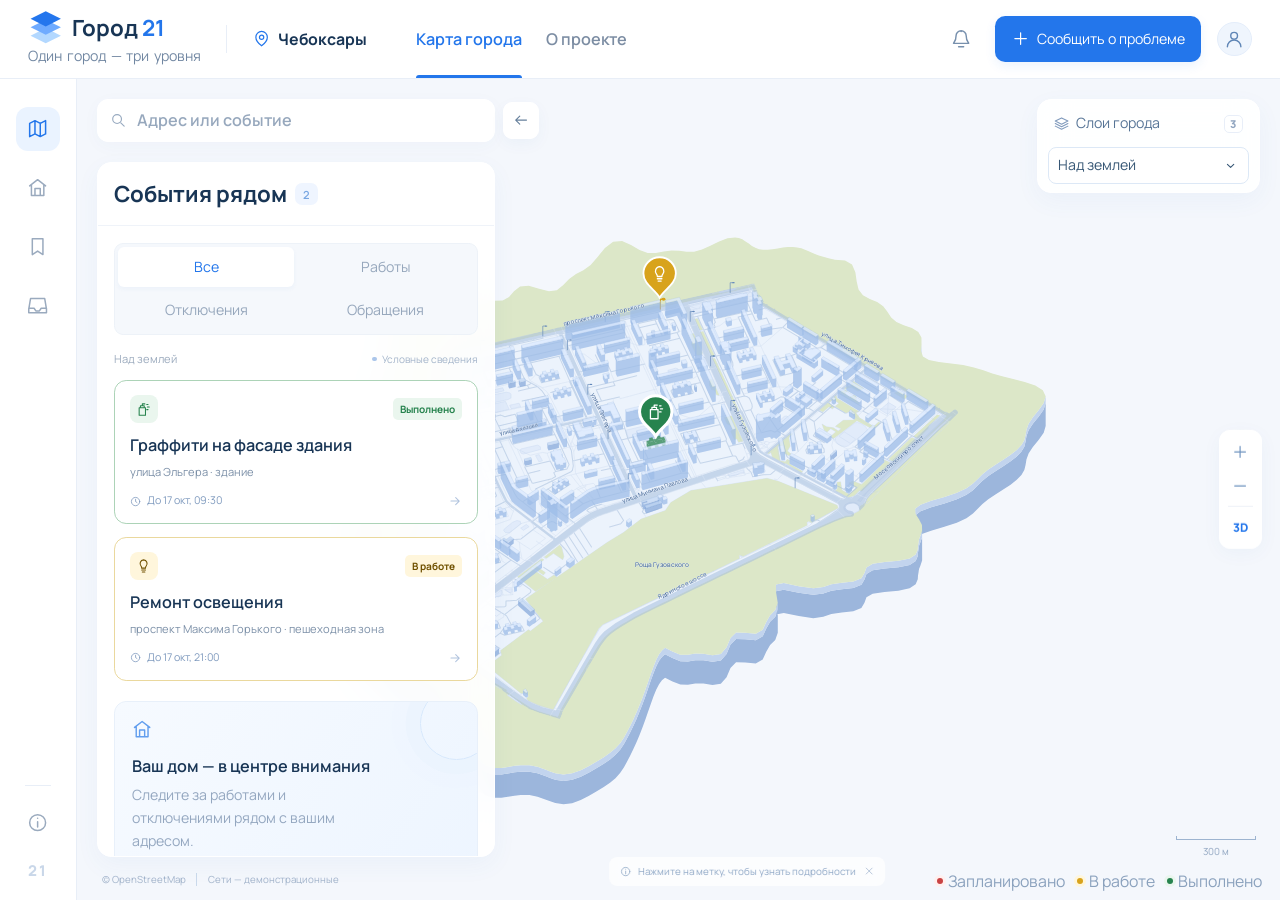
<file: index.html>
<!doctype html>
<html lang="ru">
<head>
  <meta charset="utf-8">
  <meta name="viewport" content="width=device-width, initial-scale=1">
  <meta name="theme-color" content="#f4f8ff">
  <meta name="description" content="Город 21 — интерактивная карта Чебоксар в трех слоях. Городские работы, отключения и сообщения жителей на одной карте.">
  <title>Город 21 — Чебоксары в трех слоях</title>
  <link rel="icon" href="./assets/favicon.svg" type="image/svg+xml">
  <link rel="stylesheet" href="./assets/fonts.css?v=20261020-typography">
  <link rel="stylesheet" href="./styles.css?v=20261020-typography">
  <script src="./city-data.js?v=20261020-typography" defer></script>
  <script src="./map.js?v=20261020-typography" defer></script>
  <script src="./app.js?v=20261020-typography" defer></script>
</head>
<body>
  <svg class="svg-library" aria-hidden="true" xmlns="http://www.w3.org/2000/svg"><defs>
    <symbol id="i-map" viewBox="0 0 24 24"><path d="m3 6 6-3 6 3 6-3v15l-6 3-6-3-6 3Z M9 3v15 M15 6v15"/></symbol>
    <symbol id="i-layers" viewBox="0 0 24 24"><path d="m12 3 10 5-10 5L2 8Z M2 12l10 5 10-5 M2 16l10 5 10-5"/></symbol>
    <symbol id="i-tap" viewBox="0 0 24 24"><path fill="currentColor" stroke="none" d="M8 4.2h3V2.7H8V1h8v1.7h-3v1.5h2v3h1.4a5.6 5.6 0 0 1 5.6 5.6V15h-4v-2.2a1.6 1.6 0 0 0-1.6-1.6H5V14H2V6h3v2h3V4.2Z M19.5 16s-2.1 2.6-2.1 4.1a2.1 2.1 0 0 0 4.2 0c0-1.5-2.1-4.1-2.1-4.1Z"/></symbol>
    <symbol id="i-drop" viewBox="0 0 24 24"><path d="M12 3s-7 8-7 12a7 7 0 0 0 14 0c0-4-7-12-7-12Z M8 15a4 4 0 0 0 4 4"/></symbol>
    <symbol id="i-road" viewBox="0 0 24 24"><path d="m6 3-4 18 M18 3l4 18 M12 3v3 M12 10v4 M12 18v3"/></symbol>
    <symbol id="i-home" viewBox="0 0 24 24"><path d="m3 10 9-7 9 7 M5 9v12h14V9 M9 21v-8h6v8"/></symbol>
    <symbol id="i-build" viewBox="0 0 24 24"><path d="M4 21V6l10-3v18 M14 10h6v11 M2 21h20 M8 7h2 M8 11h2 M8 15h2 M17 14h1 M17 18h1"/></symbol>
    <symbol id="i-bell" viewBox="0 0 24 24"><path d="M18 8a6 6 0 0 0-12 0c0 7-3 8-3 9h18c0-1-3-2-3-9 M9 21h6 M12 2v1"/></symbol>
    <symbol id="i-search" viewBox="0 0 24 24"><circle cx="10.5" cy="10.5" r="6.5"/><path d="m16 16 5 5"/></symbol>
    <symbol id="i-plus" viewBox="0 0 24 24"><path d="M12 4v16 M4 12h16"/></symbol>
    <symbol id="i-minus" viewBox="0 0 24 24"><path d="M4 12h16"/></symbol>
    <symbol id="i-x" viewBox="0 0 24 24"><path d="m5 5 14 14 M19 5 5 19"/></symbol>
    <symbol id="i-chevron" viewBox="0 0 24 24"><path d="m7 10 5 5 5-5"/></symbol>
    <symbol id="i-arrow" viewBox="0 0 24 24"><path d="M5 12h14 M13 6l6 6-6 6"/></symbol>
    <symbol id="i-back" viewBox="0 0 24 24"><path d="M20 12H4 M10 6l-6 6 6 6"/></symbol>
    <symbol id="i-clock" viewBox="0 0 24 24"><circle cx="12" cy="12" r="9"/><path d="M12 7v5l3 2"/></symbol>
    <symbol id="i-check" viewBox="0 0 24 24"><path d="m5 12 4 4L19 6"/></symbol>
    <symbol id="i-pin" viewBox="0 0 24 24"><path d="M20 10c0 6-8 12-8 12S4 16 4 10a8 8 0 1 1 16 0Z"/><circle cx="12" cy="10" r="3"/></symbol>
    <symbol id="i-target" viewBox="0 0 24 24"><circle cx="12" cy="12" r="7"/><circle cx="12" cy="12" r="2"/><path d="M12 2v3 M12 19v3 M2 12h3 M19 12h3"/></symbol>
    <symbol id="i-info" viewBox="0 0 24 24"><circle cx="12" cy="12" r="9"/><path d="M12 11v6 M12 7h.01"/></symbol>
    <symbol id="i-inbox" viewBox="0 0 24 24"><path d="M4 4h16l2 12v4H2v-4Z M2 15h6l2 3h4l2-3h6"/></symbol>
    <symbol id="i-bookmark" viewBox="0 0 24 24"><path d="M6 3h12v18l-6-4-6 4Z"/></symbol>
    <symbol id="i-wrench" viewBox="0 0 24 24"><path d="m14 7 3 3 4-4a7 7 0 0 1-9 9l-6 6-3-3 6-6a7 7 0 0 1 9-9Z"/></symbol>
    <symbol id="i-cone" viewBox="0 0 24 24"><path d="m8 19 3-16h2l3 16 M9 9h6 M8 14h8 M4 21v-2h16v2Z"/></symbol>
    <symbol id="i-light" viewBox="0 0 24 24"><path d="M12 3a6 6 0 0 0-4 10c1 1 1 2 1 3h6c0-1 0-2 1-3a6 6 0 0 0-4-10Z M9 19h6 M10 22h4"/></symbol>
    <symbol id="i-spray" viewBox="0 0 24 24"><path d="M5 9h10v12H5Z M7 9V6h6v3 M10 6V3h4 M17 4h2 M18 8h3 M17 12h2"/></symbol>
    <symbol id="i-snow" viewBox="0 0 24 24"><path d="M12 2v20 M3.3 7l17.4 10 M3.3 17 20.7 7 M9 4l3 3 3-3 M9 20l3-3 3 3 M4 10l4-1-1-4 M17 19l-1-4 4-1 M4 14l4 1-1 4 M17 5l-1 4 4 1"/></symbol>
    <symbol id="i-shield" viewBox="0 0 24 24"><path d="m12 3 8 3v6c0 5-8 9-8 9s-8-4-8-9V6Z m-4 9 3 3 5-6"/></symbol>
    <symbol id="i-expand" viewBox="0 0 24 24"><path d="M8 3H3v5 M16 3h5v5 M21 16v5h-5 M3 16v5h5"/></symbol>
    <symbol id="i-mail" viewBox="0 0 24 24"><rect x="3" y="5" width="18" height="14" rx="2"/><path d="m3 6 9 7 9-7"/></symbol>
    <symbol id="i-calendar" viewBox="0 0 24 24"><rect x="3" y="5" width="18" height="16" rx="2"/><path d="M7 2v6 M17 2v6 M3 11h18 M7 15h2 M13 15h2"/></symbol>
    <symbol id="i-database" viewBox="0 0 24 24"><ellipse cx="12" cy="5" rx="8" ry="3"/><path d="M4 5v14c0 4 16 4 16 0V5 M4 12c0 4 16 4 16 0"/></symbol>
    <symbol id="i-user" viewBox="0 0 24 24"><circle cx="12" cy="8" r="4"/><path d="M4 21a8 8 0 0 1 16 0"/></symbol>
  </defs></svg>

  <header class="topbar">
    <a class="brand" href="./" aria-label="Город 21 — главная">
      <svg class="brand-mark" viewBox="0 0 42 44" aria-hidden="true"><path d="m21 23 18 9-18 9-18-9Z" fill="#b3d8ff"/><path d="m21 13 18 9-18 9-18-9Z" fill="#6fabff"/><path d="m21 3 18 9-18 9L3 12Z" fill="#2476ed"/></svg>
      <span>Город <b>21</b></span>
      <span class="brand-slogan">Один город — три уровня</span>
    </a>
    <div class="header-divider"></div>
    <div class="city-label"><svg class="icon"><use href="#i-pin"/></svg><span>Чебоксары</span><span class="city-secondary">Чувашская Республика</span></div>
    <nav class="top-links" aria-label="Основная навигация"><span class="current-page">Карта города</span><button type="button" data-about>О проекте</button></nav>
    <div class="header-actions">
      <button class="icon-button notification-button" type="button" id="notificationsBtn" aria-label="Подписки и уведомления"><svg class="icon"><use href="#i-bell"/></svg><span id="notificationDot" class="notification-dot" hidden></span></button>
      <button class="primary-button report-button" type="button" data-report aria-label="Сообщить о проблеме"><svg class="icon"><use href="#i-plus"/></svg><span class="report-label-full">Сообщить о проблеме</span><span class="report-label-short">Сообщить</span></button>
      <button class="user-avatar" type="button" id="homeBtn" aria-label="Открыть вход и регистрацию"><svg class="icon profile-icon"><use href="#i-user"/></svg></button>
    </div>
  </header>

  <div class="app-layout">
    <aside class="rail" aria-label="Разделы приложения">
      <button type="button" class="rail-button active" id="mapNav" aria-label="Карта города" title="Карта города" aria-pressed="true"><svg class="icon"><use href="#i-map"/></svg><span class="rail-item-label">Карта</span></button>
      <button type="button" class="rail-button" id="homeNav" aria-label="Мой дом" title="Мой дом" aria-pressed="false"><svg class="icon"><use href="#i-home"/></svg><span class="rail-item-label">Мой дом</span></button>
      <button type="button" class="rail-button" id="savedNav" aria-label="Мои подписки" title="Мои подписки" aria-pressed="false"><svg class="icon"><use href="#i-bookmark"/></svg><span class="rail-item-label">Подписки</span></button>
      <button type="button" class="rail-button" id="reportsNav" aria-label="Мои обращения" title="Мои обращения" aria-pressed="false"><svg class="icon"><use href="#i-inbox"/></svg><span class="rail-dot" id="reportDot" hidden></span><span class="rail-item-label">Обращения</span></button>
      <div class="rail-spacer"></div>
      <div class="rail-line"></div>
      <button type="button" class="rail-button" data-about aria-label="О проекте" title="О проекте"><svg class="icon"><use href="#i-info"/></svg></button>
      <span class="rail-caption">21</span>
    </aside>
    <main class="main-content">
      <section class="page-heading" aria-label="Обзор карты">
        <div><div class="eyebrow">ВАШ ГОРОД. ВАШ РАЙОН.</div><h1>Все, что происходит рядом<span>.</span></h1><p>Городские проблемы, работы и отключения — на одной карте.</p></div>
        <div class="heading-stats"><div><span class="stat-num" id="statReports">2</span><span>Обращения</span></div><div><span class="stat-num" id="statWorks">3</span><span>Работы</span></div><div><span class="stat-num" id="statOutages">1</span><span>Отключения</span></div></div>
      </section>

      <section class="workspace" aria-label="Интерактивная карта Чебоксар">
        <div class="map-shell" id="mapShell" data-layer="above">
          <div class="map-grain"></div>
          <div class="map-viewport" id="mapViewport" tabindex="0" aria-label="Трехмерная карта. Перетаскивайте для перемещения, сведите или разведите два пальца для масштаба либо используйте плюс и минус. Стрелки перемещают карту.">
            <svg id="cityMap" viewBox="0 0 1200 880" role="img" aria-label="Объемная карта Чебоксар с лесом, улицами и зданиями"><title>Карта Чебоксар в трех слоях</title></svg>
          </div>
          <div class="map-vignette"></div>
          <section class="map-event-popup" id="mapEventPopup" role="dialog" aria-modal="false" aria-labelledby="mapPopupTitle" hidden></section>

          <div class="layer-switcher" id="layerSwitcher">
            <div class="control-caption"><svg class="icon"><use href="#i-layers"/></svg>Слои города<span class="small-counter">3</span></div>
            <button class="mobile-layer-toggle" type="button" id="layerDropdownToggle" aria-label="Выбрать слой карты" aria-expanded="false" aria-controls="layerTabs"><span id="layerDropdownLabel">Над землей</span><svg class="icon"><use href="#i-chevron"/></svg></button>
            <div class="layer-tabs" id="layerTabs" role="tablist" aria-label="Уровень города" aria-orientation="vertical">
              <button type="button" class="layer-tab selected" data-layer="above" role="tab" id="tab-above" aria-controls="mapViewport" aria-selected="true" tabindex="0"><span class="layer-thumbnail above-thumb"><span></span><span></span><span></span></span><span><b>Над землей</b><small>Дома и освещение</small></span><span class="layer-radio"></span></button>
              <button type="button" class="layer-tab" data-layer="ground" role="tab" id="tab-ground" aria-controls="mapViewport" aria-selected="false" tabindex="-1"><span class="layer-thumbnail ground-thumb"><span></span><span></span><span></span></span><span><b>На земле</b><small>Дороги и дворы</small></span><span class="layer-radio"></span></button>
              <button type="button" class="layer-tab" data-layer="under" role="tab" id="tab-under" aria-controls="mapViewport" aria-selected="false" tabindex="-1"><span class="layer-thumbnail under-thumb"><span></span><span></span><span></span></span><span><b>Под землей</b><small>Вода и теплосети</small></span><span class="layer-radio"></span></button>
            </div>
          </div>

          <div class="map-search-wrap"><div class="map-search"><svg class="icon"><use href="#i-search"/></svg><input id="mapSearch" type="search" placeholder="Адрес или событие" autocomplete="off" aria-label="Поиск адреса или события"><span class="search-shortcut">/</span></div><button class="desktop-panels-toggle" type="button" id="desktopPanelsToggle" aria-controls="eventsPanel" aria-expanded="true" aria-label="Скрыть события" title="Скрыть события"><svg class="icon"><use href="#i-back"/></svg></button><div class="search-results" id="searchResults" hidden></div></div>
          <div class="map-toolbar" aria-label="Управление картой"><button type="button" id="zoomIn" aria-label="Приблизить" title="Приблизить"><svg class="icon"><use href="#i-plus"/></svg></button><button type="button" id="zoomOut" aria-label="Отдалить" title="Отдалить"><svg class="icon"><use href="#i-minus"/></svg></button><span></span><button type="button" id="resetMap" aria-label="Вернуть обзор города" title="Вернуть обзор города"><svg class="icon"><use href="#i-target"/></svg></button><button type="button" id="viewMode" class="view-mode" aria-label="Переключить на плоскую карту" aria-pressed="false">3D</button><button type="button" class="map-about-button" data-about aria-label="О проекте" title="О проекте"><svg class="icon" aria-hidden="true"><use href="#i-info"/></svg></button></div>

          <div class="map-layer-caption"><span class="layer-caption-icon"><svg class="icon" id="captionIcon"><use href="#i-build"/></svg></span><div><b id="mapLayerTitle">Город над поверхностью</b><span id="mapLayerDescription">Фасады, освещение и воздушные линии</span></div><span class="caption-line"></span><span class="caption-level" id="captionLevel">+1</span></div>
          <div class="map-legend"><span><i class="legend-dot outage"></i>Запланировано</span><span><i class="legend-dot active"></i>В работе</span><span><i class="legend-dot confirmed"></i>Выполнено</span></div>
          <div class="map-scale"><span id="scaleLine"></span><small id="scaleLabel">500 м</small></div>
          <div class="map-attribution"><a href="https://www.openstreetmap.org/copyright" target="_blank" rel="noopener noreferrer">© OpenStreetMap</a><span>Сети — демонстрационные</span></div>
          <div class="map-tip" id="mapTip"><svg class="icon"><use href="#i-info"/></svg><span>Нажмите на метку, чтобы узнать подробности</span><button type="button" id="dismissTip" aria-label="Скрыть подсказку"><svg class="icon"><use href="#i-x"/></svg></button></div>
        </div>

        <aside class="events-panel" id="eventsPanel" aria-label="События на карте">
          <div class="mobile-district-label"><svg class="icon"><use href="#i-pin"/></svg>Чебоксары</div>
          <div class="panel-heading"><div><span class="eyebrow">ЧТО ПРОИСХОДИТ</span><h2>События рядом <span id="eventCount">2</span></h2></div><button class="icon-button mobile-panel-toggle" type="button" id="panelToggle" aria-expanded="false" aria-label="Развернуть список событий"><svg class="icon"><use href="#i-chevron"/></svg></button></div>
          <div class="panel-content" id="panelContent">
            <div class="panel-filter" role="group" aria-label="Фильтр событий"><button type="button" class="selected" data-filter="all" aria-pressed="true">Все</button><button type="button" data-filter="work" aria-pressed="false">Работы</button><button type="button" data-filter="outage" aria-pressed="false">Отключения</button><button type="button" data-filter="report" aria-pressed="false">Обращения</button></div>
            <div class="layer-events-label"><span id="listLayerName">Над землей</span><span class="events-updated"><i></i>Условные сведения</span></div>
            <div class="event-list" id="eventList"></div>
            <div class="home-prompt"><div class="home-prompt-icon"><svg class="icon"><use href="#i-home"/></svg></div><h3>Ваш дом — в центре внимания</h3><p>Следите за работами и отключениями рядом с вашим адресом.</p><button type="button" id="setupHomeBtn">Добавить мой дом<svg class="icon"><use href="#i-arrow"/></svg></button></div>
            <div class="panel-footer"><svg class="icon"><use href="#i-shield"/></svg><span>Сообщения жителей проходят проверку</span></div>
          </div>
          <div class="detail-content" id="detailContent" hidden></div>
        </aside>
      </section>
      <footer class="app-footer"><span><i></i>Город 21<span class="footer-sep">/</span>Понятный город начинается с информации</span><span>Чебоксары <span class="footer-sep">·</span> Интерактивная карта</span></footer>
    </main>
  </div>

  <dialog class="modal" id="reportModal" aria-labelledby="reportTitle"><form id="reportForm">
    <div class="modal-header"><span class="modal-icon"><svg class="icon"><use href="#i-pin"/></svg></span><button type="button" class="icon-button" data-close aria-label="Закрыть"><svg class="icon"><use href="#i-x"/></svg></button></div><span class="eyebrow">ВЫ ПОМОГАЕТЕ ГОРОДУ</span><h2 id="reportTitle">Сообщить о проблеме</h2><p class="modal-lead">Расскажите, что произошло. Обращение появится на карте после проверки.</p>
    <label>Уровень города<select id="reportLayer" name="layer"><option value="above">Над землей — фасады, освещение</option><option value="ground">На земле — дороги, дворы</option><option value="under">Под землей — вода, теплосети</option></select></label>
    <label>Адрес<input id="reportAddress" name="address" maxlength="160" placeholder="Например, улица Эльгера, 24" required autocomplete="street-address"></label>
    <label>Что произошло?<textarea name="description" id="reportDescription" placeholder="Опишите проблему и ограничения для жителей" minlength="10" maxlength="1600" required rows="4"></textarea></label>
    <div class="notice-note"><svg class="icon"><use href="#i-info"/></svg>Обращение сохраняется в этом браузере и не отправляется городским службам.</div>
    <button type="submit" class="primary-button full-width">Создать обращение<svg class="icon"><use href="#i-arrow"/></svg></button>
  </form></dialog>

  <dialog class="modal" id="homeModal" aria-labelledby="homeTitle"><form id="homeForm">
    <div class="modal-header"><span class="modal-icon"><svg class="icon"><use href="#i-home"/></svg></span><button type="button" class="icon-button" data-close aria-label="Закрыть"><svg class="icon"><use href="#i-x"/></svg></button></div><span class="eyebrow">МОЙ РАЙОН</span><h2 id="homeTitle">Что происходит у дома?</h2><p class="modal-lead">Выберите адрес, чтобы быстро находить события рядом и сохранять подписки.</p>
    <label>Ваш адрес<input id="homeAddress" name="address" placeholder="Улица и номер дома" maxlength="160" required list="streetOptions" autocomplete="street-address"></label><datalist id="streetOptions"></datalist>
    <label>Радиус внимания</label><div class="radius-options"><button type="button" data-radius="300">300 м</button><button type="button" data-radius="500" class="selected">500 м</button><button type="button" data-radius="1000">1 км</button></div>
    <div class="home-preview"><svg class="icon"><use href="#i-bell"/></svg><span>Работы, отключения и новые обращения возле выбранного дома</span></div><div class="notice-note">Адрес и подписки сохраняются в этом браузере. Push-уведомления не подключены.</div>
    <button type="submit" class="primary-button full-width">Сохранить мой дом<svg class="icon"><use href="#i-check"/></svg></button>
  </form></dialog>

  <dialog class="modal account-modal" id="accountModal" aria-labelledby="accountTitle">
    <div class="modal-header"><span class="modal-icon"><svg class="icon"><use href="#i-user"/></svg></span><button type="button" class="icon-button" data-close aria-label="Закрыть"><svg class="icon"><use href="#i-x"/></svg></button></div>
    <span class="eyebrow">ЛИЧНЫЙ КАБИНЕТ</span>
    <h2 id="accountTitle">Вход и регистрация</h2>
    <div class="account-tabs" role="tablist" aria-label="Действие с аккаунтом">
      <button type="button" class="selected" data-account-mode="login" role="tab" aria-selected="true" aria-controls="loginForm">Вход</button>
      <button type="button" data-account-mode="register" role="tab" aria-selected="false" aria-controls="registerForm">Регистрация</button>
    </div>
    <form id="loginForm" class="account-form">
      <label>Электронная почта<input type="email" autocomplete="username" placeholder="name@example.com" required></label>
      <label>Пароль<input type="password" autocomplete="current-password" placeholder="Пароль" required></label>
      <button type="button" class="primary-button full-width" disabled>Вход временно недоступен</button>
    </form>
    <form id="registerForm" class="account-form" hidden>
      <label>Имя<input type="text" autocomplete="name" placeholder="Ваше имя" required></label>
      <label>Электронная почта<input type="email" autocomplete="email" placeholder="name@example.com" required></label>
      <label>Пароль<input type="password" autocomplete="new-password" placeholder="Пароль" required></label>
      <button type="button" class="primary-button full-width" disabled>Регистрация временно приостановлена</button>
    </form>
    <p class="notice-note">Вход и создание аккаунта пока недоступны. Данные формы никуда не отправляются.</p>
  </dialog>

  <dialog class="modal wide-modal" id="aboutModal" aria-labelledby="aboutTitle">
    <div class="about-header">
      <div class="about-brand"><svg viewBox="0 0 42 44" aria-hidden="true"><path d="m21 23 18 9-18 9-18-9Z" fill="#b3d8ff"></path><path d="m21 13 18 9-18 9-18-9Z" fill="#6fabff"></path><path d="m21 3 18 9-18 9L3 12Z" fill="#2476ed"></path></svg><div><span>Город <b>21</b></span><p>Один город — три уровня</p></div></div>
      <button type="button" class="icon-button" data-close="" aria-label="Закрыть раздел о проекте"><svg class="icon"><use href="#i-x"></use></svg></button>
    </div>
    <span class="eyebrow">О ПРОЕКТЕ</span>
    <h2 id="aboutTitle">Понятно, что происходит рядом</h2>
    <p class="modal-lead">«Город 21» — карта городских проблем, работ и отключений в Чебоксарах. Узнайте, что происходит рядом, кто отвечает и когда закончат работы.</p>

    <section class="about-section" aria-labelledby="aboutIdea"><h3 id="aboutIdea">Зачем нужна такая карта</h3>


    <p>Вся важная информация о вашем районе — на одной карте. Смотрите причины отключений, сроки ремонта и ход работ, не собирая сведения по разным источникам.</p></section>





    <section class="about-section site-reference" aria-labelledby="referenceTitle"><h3 id="referenceTitle">Навигационный справочник</h3><div class="reference-grid"><div class="ref-card ref-symbols"><div class="ref-key-top"><section aria-labelledby="referenceColors"><h4 id="referenceColors">Цвета меток</h4><div class="ref-key-row"><svg class="ref-status-pin ref-status-planned" viewBox="0 0 24 30" aria-hidden="true"><path d="M12 1a11 11 0 0 0-11 11c0 7 11 17 11 17s11-10 11-17A11 11 0 0 0 12 1Z" fill="currentColor"/></svg><div><b>Запланировано</b><span>Красный · работы ещё впереди</span></div></div><div class="ref-key-row"><svg class="ref-status-pin ref-status-work" viewBox="0 0 24 30" aria-hidden="true"><path d="M12 1a11 11 0 0 0-11 11c0 7 11 17 11 17s11-10 11-17A11 11 0 0 0 12 1Z" fill="currentColor"/></svg><div><b>В работе</b><span>Жёлтый · работы выполняются</span></div></div><div class="ref-key-row"><svg class="ref-status-pin ref-status-done" viewBox="0 0 24 30" aria-hidden="true"><path d="M12 1a11 11 0 0 0-11 11c0 7 11 17 11 17s11-10 11-17A11 11 0 0 0 12 1Z" fill="currentColor"/></svg><div><b>Выполнено</b><span>Зелёный · работы завершены</span></div></div></section><section aria-labelledby="referenceLayers"><h4 id="referenceLayers">Слои карты</h4><div class="ref-key-row"><span class="layer-thumbnail above-thumb" aria-hidden="true"><span></span><span></span><span></span></span><div><b>Над землёй</b><span>Дома, фасады и освещение</span></div></div><div class="ref-key-row"><span class="layer-thumbnail ground-thumb" aria-hidden="true"><span></span><span></span><span></span></span><div><b>На земле</b><span>Дороги и дворы</span></div></div><div class="ref-key-row"><span class="layer-thumbnail under-thumb" aria-hidden="true"><span></span><span></span><span></span></span><div><b>Под землёй</b><span>Вода и теплосети</span></div></div></section></div><section class="ref-part" aria-labelledby="referenceEvents"><h4 id="referenceEvents">Значки событий</h4><div class="ref-event-grid"><div class="ref-event"><svg class="icon" aria-hidden="true"><use href="#i-tap"/></svg><b>Отключение воды</b></div><div class="ref-event"><svg class="icon" aria-hidden="true"><use href="#i-light"/></svg><b>Ремонт освещения</b></div><div class="ref-event"><svg class="icon" aria-hidden="true"><use href="#i-wrench"/></svg><b>Ремонт теплосети</b></div><div class="ref-event"><svg class="icon" aria-hidden="true"><use href="#i-snow"/></svg><b>Оледенение дороги</b></div><div class="ref-event"><svg class="icon" aria-hidden="true"><use href="#i-spray"/></svg><b>Граффити на фасаде</b></div><div class="ref-event"><svg class="icon" aria-hidden="true"><use href="#i-road"/></svg><b>Ремонт дороги</b></div></div></section><section class="ref-part" aria-labelledby="referenceControls"><h4 id="referenceControls">Управление сайтом</h4><div class="ref-control-grid"><div class="ref-control"><svg class="icon" aria-hidden="true"><use href="#i-map"/></svg><div><b>Карта</b><span>Вернуться к обзору</span></div></div><div class="ref-control"><svg class="icon" aria-hidden="true"><use href="#i-home"/></svg><div><b>Мой дом</b><span>Адрес и радиус внимания</span></div></div><div class="ref-control"><svg class="icon" aria-hidden="true"><use href="#i-bookmark"/></svg><div><b>Подписки</b><span>Сохранённые события</span></div></div><div class="ref-control"><svg class="icon" aria-hidden="true"><use href="#i-inbox"/></svg><div><b>Обращения</b><span>Ваши сообщения о проблемах</span></div></div><div class="ref-control"><svg class="icon" aria-hidden="true"><use href="#i-search"/></svg><div><b>Поиск</b><span>Найти улицу или событие</span></div></div><div class="ref-control"><svg class="icon" aria-hidden="true"><use href="#i-bell"/></svg><div><b>Колокольчик</b><span>Открыть подписки</span></div></div><div class="ref-control"><svg class="icon" aria-hidden="true"><use href="#i-plus"/></svg><div><b>Сообщить</b><span>Создать обращение</span></div></div><div class="ref-control"><svg class="icon" aria-hidden="true"><use href="#i-info"/></svg><div><b>О проекте</b><span>Открыть этот справочник</span></div></div></div><p class="ref-location">На телефоне основные разделы находятся внизу, на компьютере — слева.</p></section></div><div class="ref-notes"><article class="ref-card ref-note"><h4>Как найти событие</h4><p>Выберите слой карты или введите адрес в поиск. Нажмите цветную метку: откроются статус, ответственный и срок работ.</p></article><article class="ref-card ref-note"><h4>Как посмотреть ход работ</h4><p>Нажмите «Узнать подробнее» или карточку в «Событиях рядом». В разделе «Ход работ» выделен текущий этап.</p></article><article class="ref-card ref-note"><h4>Как управлять картой</h4><p>Перетаскивайте карту мышью или пальцем. Приближайте кнопками + / −, колёсиком или двумя пальцами. Кнопка 2D / 3D меняет вид.</p></article><article class="ref-card ref-note"><h4>Как следить за своим районом</h4><p>В «Моём доме» сохраните адрес и радиус. Кнопка «Следить за событием» добавит карточку в «Подписки».</p></article><article class="ref-card ref-note"><h4>Как сообщить о проблеме</h4><p>Нажмите «Сообщить», укажите адрес и опишите проблему. Сохранённая запись появится в «Обращениях».</p></article><article class="ref-card ref-note"><h4>Главная ценность</h4><p>Одна карта помогает понять, что происходит рядом, кто решает проблему и как продвигаются работы.</p></article></div></div></section>


  </dialog>

<dialog class="modal" id="activityModal" aria-labelledby="activityTitle"><div class="modal-header"><span class="modal-icon"><svg class="icon" id="activityIcon"><use href="#i-bell"/></svg></span><button type="button" class="icon-button" data-close aria-label="Закрыть"><svg class="icon"><use href="#i-x"/></svg></button></div><span class="eyebrow" id="activityEyebrow">МОЙ ГОРОД</span><h2 id="activityTitle">Подписки и уведомления</h2><div id="activityBody"></div></dialog>
  <div class="toast" id="toast" role="status" aria-live="polite"><svg class="icon"><use href="#i-check"/></svg><span></span></div>
  <noscript><div class="noscript-note">Для интерактивной карты включите JavaScript в браузере.</div></noscript>
</body>
</html>
</file>
<file: assets/fonts.css>
@font-face {
  font-family: 'Manrope';
  font-style: normal;
  font-weight: 400;
  font-display: swap;
  src: url(./manrope-0.ttf) format('truetype');
}
@font-face {
  font-family: 'Manrope';
  font-style: normal;
  font-weight: 500;
  font-display: swap;
  src: url(./manrope-1.ttf) format('truetype');
}
@font-face {
  font-family: 'Manrope';
  font-style: normal;
  font-weight: 600;
  font-display: swap;
  src: url(./manrope-2.ttf) format('truetype');
}
@font-face {
  font-family: 'Manrope';
  font-style: normal;
  font-weight: 700;
  font-display: swap;
  src: url(./manrope-3.ttf) format('truetype');
}
@font-face {
  font-family: 'Manrope';
  font-style: normal;
  font-weight: 800;
  font-display: swap;
  src: url(./manrope-4.ttf) format('truetype');
}
</file>
<file: styles.css>
:root{--ui-scale:1.0125;--blue:#2376eb;--blue-dark:#1459c3;--ink:#183555;--muted:#8091a8;--border:#e8eef7;--bg:#f5f8fc;--shadow:0 8px 32px #30609a0c;--font:'Manrope',-apple-system,BlinkMacSystemFont,'Segoe UI',sans-serif}
*{box-sizing:border-box}html,body{margin:0;min-height:100%;font-family:var(--font);color:var(--ink);background:var(--bg)}body{font-size:calc(13px + 2pt);-webkit-font-smoothing:antialiased}button,input,textarea,select{font:inherit}button,a,input,select,textarea{-webkit-tap-highlight-color:transparent}button{cursor:pointer}button{color:inherit}button:disabled{opacity:.4;cursor:default}button:focus-visible,a:focus-visible,input:focus-visible,select:focus-visible,textarea:focus-visible,[tabindex]:focus-visible{outline:3px solid #579bf5;outline-offset:3px}button{border:0;background:transparent}a{color:inherit;text-decoration:none}[hidden]{display:none!important}.svg-library{position:absolute;width:0;height:0;overflow:hidden}.icon{width:20px;height:20px;fill:none;stroke:currentColor;stroke-width:1.7;stroke-linecap:round;stroke-linejoin:round;flex-shrink:0}.topbar{height:78px;background:#fff;display:flex;align-items:center;padding:0 28px;gap:24px;border-bottom:1px solid var(--border);position:relative;z-index:10}.brand{display:flex;align-items:center;gap:10px;font-size:calc(24px + 2pt);font-weight:800;letter-spacing:-1px;white-space:nowrap}.brand b{color:var(--blue);font-weight:800}.brand-mark{width:35px;height:38px}.header-divider{height:28px;width:1px;background:var(--border);margin:0 1px}.city-label{display:flex;align-items:center;gap:8px;font-weight:700;white-space:nowrap}.city-label .icon{color:var(--blue);width:17px;height:17px}.city-secondary{display:none;color:var(--muted);font-size:calc(11px + 2pt);font-weight:500}.top-links{display:flex;gap:24px;height:100%;align-items:center;margin-left:24px;color:#7c8da3;font-size:calc(12px + 2pt);font-weight:700}.top-links button{padding:10px 0}.top-links button:hover{color:var(--blue)}.current-page{height:100%;display:flex;align-items:center;color:var(--blue);position:relative}.current-page:after{content:'';position:absolute;bottom:0;left:0;right:0;height:3px;background:var(--blue);border-radius:3px 3px 0 0}.header-actions{display:flex;align-items:center;gap:16px;margin-left:auto}.demo-badge{display:flex;align-items:center;gap:7px;font-size:calc(10px + 2pt);font-weight:700;color:#6d8eb5;white-space:nowrap;padding:6px 9px;background:#f4f8fd;border-radius:6px}.demo-badge>span{width:5px;height:5px;border-radius:50%;background:#71a1de}.icon-button{width:36px;height:36px;border-radius:10px;display:grid;place-items:center;flex-shrink:0;color:#7790ad}.icon-button:hover{background:#edf5ff;color:var(--blue)}.notification-button{position:relative}.notification-dot{width:6px;height:6px;border:1px solid white;border-radius:50%;position:absolute;top:5px;right:6px;background:var(--blue)}.primary-button{display:flex;gap:8px;align-items:center;justify-content:center;background:var(--blue);color:#fff;font-size:calc(11px + 2pt);font-weight:700;border-radius:10px;padding:12px 16px;box-shadow:0 4px 10px #2376eb17;transition:background .2s,transform .2s}.primary-button:hover{background:var(--blue-dark);transform:translateY(-1px)}.primary-button .icon{width:17px;height:17px}.user-avatar{width:34px;height:34px;border-radius:50%;background:#eff5fd;color:#6086b6;border:1px solid #e4edfa;font-size:calc(11px + 2pt);font-weight:700;flex-shrink:0}.app-layout{display:flex}.rail{width:76px;border-right:1px solid var(--border);display:flex;flex-direction:column;align-items:center;gap:15px;padding:28px 12px 20px;background:#fff;flex-shrink:0;min-height:calc(calc(100dvh / var(--ui-scale)) - 78px)}.rail-button{display:grid;place-items:center;width:43px;height:43px;color:#9aaabe;border-radius:12px;position:relative}.rail-button .icon{width:21px;height:21px}.rail-button:hover{color:var(--blue);background:#f3f7fc}.rail-button.active{color:var(--blue);background:#eaf3ff}.rail-dot{position:absolute;top:7px;right:8px;width:5px;height:5px;background:var(--blue);border-radius:50%}.rail-spacer{flex:1;min-height:120px}.rail-line{width:25px;height:1px;background:var(--border);margin-bottom:0}.rail-caption{font-size:calc(12px + 2pt);letter-spacing:2px;font-weight:800;color:#c9d7e9}.main-content{flex:1;min-width:0;padding:24px 26px 0}.page-heading{display:flex;align-items:center;justify-content:space-between;padding:0 2px 23px;gap:20px}.eyebrow{font-size:calc(8.5px + 2pt);letter-spacing:1.5px;color:#8799b1;font-weight:800;display:block}.page-heading h1{font-size:calc(27px + 2pt);letter-spacing:-1.05px;font-weight:800;margin:8px 0 6px;line-height:1.2}.page-heading h1>span{color:var(--blue)}.page-heading p{margin:0;color:#8b9ab0;font-size:calc(11px + 2pt);font-weight:500}.heading-stats{display:flex;gap:32px;padding-right:14px}.heading-stats>div{display:flex;flex-direction:column;gap:3px;min-width:65px}.stat-num{font-size:calc(26px + 2pt);font-weight:700;line-height:1.15;color:#4a6b94;letter-spacing:-1px}.heading-stats>div>span:last-child{color:#91a1b5;font-size:calc(10px + 2pt)}.workspace{height:calc(calc(100dvh / var(--ui-scale)) - 234px);min-height:580px;max-height:1000px;border:1px solid #e1eaf6;border-radius:18px;overflow:hidden;display:grid;grid-template-columns:minmax(0,1fr) 320px;box-shadow:0 2px 14px #1f4d8503;position:relative;background:#fff}.map-shell{position:relative;overflow:hidden;background:#f4f7fc;min-width:0}.map-grain{display:none;position:absolute;inset:0;opacity:.5;pointer-events:none;background-image:radial-gradient(#a8bfdd45 .5px,transparent .5px);background-size:5px 5px}.map-viewport{position:absolute;inset:0;cursor:grab;touch-action:none;overflow:hidden;outline-offset:-4px!important}.map-viewport.dragging{cursor:grabbing}.map-viewport>svg{width:100%;height:100%;display:block;overflow:visible}.map-vignette{display:none;position:absolute;inset:0;box-shadow:inset 0 0 75px 25px #f2f7fc50;pointer-events:none}.layer-switcher{position:absolute;top:24px;left:24px;width:207px;border:1px solid #fff;background:#ffffffea;border-radius:14px;box-shadow:0 8px 24px #3978be0d;backdrop-filter:blur(16px);padding:15px 10px 0;z-index:3}.control-caption{display:flex;align-items:center;gap:7px;font-size:calc(10px + 2pt);font-weight:800;padding:0 6px 13px;color:#567496}.control-caption .icon{width:15px;height:15px;color:#819bbd}.small-counter{margin-left:auto;display:grid;place-items:center;border:1px solid #e8eef8;width:18px;height:18px;border-radius:5px;font-size:calc(8px + 2pt);color:#8fa4bf}.layer-tabs{display:flex;flex-direction:column;gap:4px}.layer-tab{width:100%;display:flex;align-items:center;gap:11px;position:relative;text-align:left;padding:11px 9px;border-radius:9px;transition:.2s;min-height:60px;border:1px solid transparent}.layer-tab:hover{background:#f6f9fe}.layer-tab.selected{background:#ecf5ff;border-color:#d5e9ff}.layer-tab b{display:block;font-size:calc(11px + 2pt);font-weight:700;color:#527191;margin-bottom:3px}.layer-tab small{display:block;font-size:calc(8px + 2pt);color:#9bacc0;white-space:nowrap}.layer-tab.selected b{color:var(--blue)}.layer-tab.selected small{color:#7a9dc9}.layer-radio{width:11px;height:11px;border:1px solid #d0dbea;border-radius:50%;margin-left:auto;flex-shrink:0}.selected .layer-radio{border:3px solid var(--blue);background:white}.layer-thumbnail{width:31px;height:34px;position:relative;flex-shrink:0;display:block}.layer-thumbnail span{position:absolute;width:24px;height:15px;transform:rotate(-30deg) skewX(28deg) scaleY(.8);left:3px;border:1px solid #cfdeef;background:#eef4fa;border-radius:2px}.layer-thumbnail span:nth-child(1){top:18px;z-index:1}.layer-thumbnail span:nth-child(2){top:10px;z-index:2}.layer-thumbnail span:nth-child(3){top:2px;z-index:3}.above-thumb span:nth-child(3),.ground-thumb span:nth-child(2),.under-thumb span:nth-child(1){background:#92bff4;border-color:#76a9e9}.selected .above-thumb span:nth-child(3),.selected .ground-thumb span:nth-child(2),.selected .under-thumb span:nth-child(1){background:#428eea;border-color:#2b74d2;box-shadow:0 2px 4px #4694e834}.layer-help{font-size:calc(8px + 2pt);color:#a2b0c2;text-align:center;padding:12px 0 14px;margin:10px 3px 0;border-top:1px solid #edf1f7}.map-search-wrap{position:absolute;top:24px;left:247px;width:230px;z-index:4}.map-search{height:42px;display:flex;align-items:center;background:#ffffffed;border:1px solid white;border-radius:11px;box-shadow:0 4px 18px #306aa808;padding:0 12px;gap:8px;backdrop-filter:blur(16px)}.map-search .icon{width:16px;height:16px;color:#98aac0}.map-search input{width:100%;min-width:0;border:0;background:transparent;font-size:calc(10px + 2pt);color:var(--ink);outline:none}.map-search input::placeholder{color:#97a8bd}.search-shortcut{font-size:calc(8px + 2pt);width:18px;height:19px;border:1px solid #e8eef7;color:#a2b1c4;display:grid;place-items:center;border-radius:4px}.map-top-status{display:flex;align-items:center;gap:7px;position:absolute;right:23px;top:86px;font-size:calc(8px + 2pt);font-weight:600;color:#7a97bc}.live-dot{width:5px;height:5px;background:#6da4e8;border-radius:50%}.pilot-label{font-size:calc(7px + 2pt);border:1px solid #cfdef2;padding:3px 5px;border-radius:4px;color:#8fa9c9}.search-results{background:#fff;padding:8px;border-radius:12px;margin-top:6px;box-shadow:0 10px 30px #183f721c;max-height:320px;overflow-y:auto;border:1px solid var(--border)}.search-results button{width:100%;text-align:left;display:flex;gap:9px;align-items:center;padding:10px 6px;border-radius:7px;font-size:calc(10px + 2pt)}.search-results button:hover{background:#f0f6ff}.search-results .icon{width:16px;height:16px;color:var(--blue)}.search-results small{display:block;color:var(--muted);font-size:calc(8px + 2pt);margin-top:4px}.search-results .empty-search{padding:10px;color:var(--muted);font-size:calc(10px + 2pt);line-height:1.7}.north-control{position:absolute;top:22px;right:22px;z-index:2}.north-control button{width:40px;display:flex;flex-direction:column;align-items:center;gap:6px}.north-control .north-n{font-size:calc(8px + 2pt);font-weight:800;color:#81a0c6}.north-control svg{filter:drop-shadow(0 3px 5px #468ae724)}.map-toolbar{position:absolute;right:22px;bottom:155px;display:flex;flex-direction:column;background:#ffffffed;border:1px solid white;backdrop-filter:blur(12px);border-radius:11px;padding:3px;box-shadow:0 5px 20px #1c58990b;z-index:3}.map-toolbar button{width:34px;height:34px;display:grid;place-items:center;color:#6c91be;border-radius:7px;transition:.2s}.map-toolbar button:hover{background:#edf5ff;color:var(--blue)}.map-toolbar button .icon{width:16px;height:16px}.map-toolbar>span{height:1px;background:#edf1f7;margin:3px 5px}.map-toolbar .view-mode{font-size:calc(9px + 2pt);font-weight:800;color:var(--blue)}.map-layer-caption{position:absolute;bottom:91px;left:24px;display:flex;align-items:center;gap:10px;background:#ffffffdd;backdrop-filter:blur(12px);border:1px solid white;padding:13px 14px;border-radius:12px;box-shadow:0 6px 20px #27578a07;pointer-events:none}.layer-caption-icon{width:32px;height:32px;border-radius:9px;background:#eaf4ff;color:var(--blue);display:grid;place-items:center}.layer-caption-icon .icon{width:17px;height:17px}.map-layer-caption b{display:block;font-size:calc(10px + 2pt);font-weight:700;color:#6484ac;margin-bottom:4px}.map-layer-caption div>span{font-size:calc(8px + 2pt);color:#9caec5}.caption-line{height:25px;width:1px;background:#e6eef9;margin:0 3px 0 14px}.caption-level{font-size:calc(17px + 2pt);font-weight:700;color:#8cb2e6;min-width:19px;text-align:center}.map-legend{position:absolute;bottom:44px;left:25px;display:flex;align-items:center;gap:14px;color:#8aa1bd;font-size:calc(8px + 2pt)}.map-legend>span{display:flex;gap:5px;align-items:center}.legend-dot{width:6px;height:6px;border-radius:50%;display:inline-block}.legend-dot.ongoing{background:#3284ed;box-shadow:0 0 0 3px #3284ed14}.legend-dot.planned{background:#7ad0ff}.legend-dot.request{background:#edf4ff;border:1px solid #4a80c9}.map-attribution{position:absolute;bottom:14px;left:25px;display:flex;gap:10px;font-size:calc(7px + 2pt);color:#a1b3ca}.map-attribution a:hover{color:var(--blue)}.map-attribution>span{border-left:1px solid #cad9eb;padding-left:10px}.map-scale{position:absolute;right:24px;bottom:41px;display:flex;flex-direction:column;gap:5px;align-items:center;color:#91a6c1;font-size:calc(8px + 2pt)}.map-scale span{width:67px;border:1px solid #9db4d0;border-top:0;height:4px}.map-scale small{font-size:calc(7px + 2pt)}.map-tip{position:absolute;bottom:14px;left:50%;transform:translateX(-25%);display:flex;gap:7px;align-items:center;padding:8px 10px;background:#ffffffb8;border-radius:8px;backdrop-filter:blur(8px);font-size:calc(7px + 2pt);color:#8da6c5;white-space:nowrap}.map-tip>.icon{width:11px;height:11px}.map-tip button{padding:0;width:12px;height:12px;display:grid;place-items:center;color:#9fb3cd}.map-tip button .icon{width:10px;height:10px}.events-panel{border-left:1px solid #e4edf9;background:#fff;position:relative;display:flex;flex-direction:column;min-height:0;z-index:5}.panel-heading{padding:25px 22px 18px;border-bottom:1px solid #eff3f9;display:flex;align-items:center;justify-content:space-between}.panel-heading .eyebrow{font-size:calc(7.5px + 2pt);letter-spacing:1.3px}.panel-heading h2{margin:8px 0 0;font-size:calc(19px + 2pt);letter-spacing:-.6px;display:flex;align-items:center;gap:10px}.panel-heading h2>span{font-size:calc(10px + 2pt);letter-spacing:0;min-width:21px;height:21px;border-radius:7px;background:#eff5ff;color:#78a6e2;display:grid;place-items:center;font-weight:600}.mobile-panel-toggle{display:none}.panel-content{overflow-y:auto;flex:1;padding:18px 20px 0;scrollbar-width:thin;scrollbar-color:#dce7f6 transparent}.panel-filter{display:flex;gap:2px;padding:3px;background:#f5f8fc;border:1px solid #edf2f8;border-radius:9px;margin-bottom:21px}.panel-filter button{flex:1;font-size:calc(8px + 2pt);padding:8px 1px;color:#96a7bc;border-radius:6px;font-weight:600;white-space:nowrap}.panel-filter button.selected{background:#fff;color:var(--blue);box-shadow:0 2px 5px #2266b60c}.panel-filter button:hover{color:var(--blue)}.layer-events-label{display:flex;align-items:center;justify-content:space-between;gap:12px;font-size:calc(8px + 2pt);color:#9baabd;margin:0 0 14px}.events-updated{display:flex;gap:5px;align-items:center;font-size:calc(7px + 2pt);color:#a2b3c9}.events-updated i{width:4px;height:4px;background:#abc6ea;border-radius:50%}.event-list{display:flex;flex-direction:column;gap:11px}.event-card{border:1px solid #e7eef9;border-radius:12px;padding:15px 14px;text-align:left;width:100%;transition:.2s;background:#fff;position:relative}.event-card:hover,.event-card:focus-visible{border-color:#afcff9;background:#f9fcff;box-shadow:0 3px 12px #286fe60a;transform:translateY(-1px)}.event-top{display:flex;align-items:center;justify-content:space-between;gap:8px;margin-bottom:12px}.event-symbol{width:29px;height:29px;background:#eaf4ff;border-radius:8px;display:grid;place-items:center;color:#4b91e7}.event-symbol .icon{width:15px;height:15px}.status-pill{font-size:calc(7px + 2pt);font-weight:700;border-radius:5px;padding:4px 7px;color:#5189d3;background:#edf5ff;white-space:nowrap}.status-pill.planned{background:#f0f8ff;color:#7b9ebe}.status-pill.review{background:#f3f6fb;color:#95a6ba}.event-card h3{font-size:calc(11px + 2pt);font-weight:800;line-height:1.5;letter-spacing:-.15px;margin:0 0 5px}.event-card p{font-size:calc(8px + 2pt);color:#a0aec0;margin:0 0 13px;line-height:1.5}.event-bottom{display:flex;gap:5px;align-items:center;color:#7f9abe;font-size:calc(7.5px + 2pt)}.event-bottom .icon{width:11px;height:11px}.event-bottom .icon:last-child{margin-left:auto;width:14px;height:14px;color:#b0c3de}.event-card::after{content:'';position:absolute;inset:0;border-radius:12px;pointer-events:none}.home-prompt{margin-top:24px;background:linear-gradient(125deg,#f6faff,#edf5ff);border:1px solid #e8f0fa;border-radius:12px;padding:17px 16px;position:relative;overflow:hidden}.home-prompt:after{content:'';position:absolute;width:70px;height:70px;border:1px solid #d7e8fc;border-radius:50%;top:-15px;right:-16px;box-shadow:0 0 0 14px #e4effb55,0 0 0 28px #e4effb22;pointer-events:none}.home-prompt-icon{color:#629eee;margin-bottom:10px}.home-prompt-icon .icon{width:20px;height:20px}.home-prompt h3{font-size:calc(10px + 2pt);margin:0 0 7px;letter-spacing:-.1px}.home-prompt p{font-size:calc(8px + 2pt);line-height:1.8;color:#94a7c0;margin:0 0 13px;max-width:210px}.home-prompt button{display:flex;align-items:center;justify-content:space-between;color:#458be5;font-size:calc(8px + 2pt);font-weight:800;padding:0;width:100%}.home-prompt button .icon{width:13px;height:13px}.panel-footer{display:flex;gap:6px;align-items:center;font-size:calc(7px + 2pt);color:#a8b7ca;padding:20px 1px;margin-top:1px}.panel-footer .icon{width:12px;height:12px}.app-footer{height:49px;display:flex;align-items:center;justify-content:space-between;font-size:calc(7.5px + 2pt);color:#9facbf;padding:0 1px;gap:20px}.app-footer>span:first-child{display:flex;align-items:center;gap:6px}.app-footer i{height:4px;width:4px;border-radius:50%;background:#9cb7da}.footer-sep{color:#cad5e3;padding:0 4px}.detail-content{overflow-y:auto;padding:19px 22px 22px;flex:1;min-height:0;scrollbar-width:thin}.detail-back{font-size:calc(9px + 2pt);color:#8fa3bd;display:flex;align-items:center;gap:6px;padding:0;margin-bottom:20px}.detail-back .icon{width:14px;height:14px}.detail-back:hover{color:var(--blue)}.detail-hero{display:flex;justify-content:space-between;align-items:center;margin-bottom:13px}.detail-hero .event-symbol{width:38px;height:38px;border-radius:11px}.detail-hero .event-symbol .icon{width:19px;height:19px}.detail-content h3{font-size:calc(19px + 2pt);letter-spacing:-.6px;line-height:1.4;margin:0 0 8px}.detail-address{display:flex;align-items:flex-start;gap:5px;font-size:calc(9px + 2pt);color:#94a8c1;line-height:1.7}.detail-address .icon{width:13px;height:13px;margin-top:2px}.detail-description{color:#7b91ae;font-size:calc(10px + 2pt);line-height:1.9;margin:19px 0}.restriction{border-radius:9px;background:#edf5ff;border:1px solid #e1edff;padding:12px 13px;font-size:calc(9px + 2pt);line-height:1.9;color:#7f9bbd;margin-bottom:17px}.restriction b{color:#4a7ebf;font-size:calc(9px + 2pt);display:block;margin-bottom:3px}.detail-facts{display:grid;grid-template-columns:1fr;gap:15px;padding:0 0 20px;margin:0;border-bottom:1px solid var(--border)}.detail-facts div{display:flex;flex-direction:column;gap:4px}.detail-facts dt{font-size:calc(8px + 2pt);color:#a0b0c5}.detail-facts dd{font-size:calc(10px + 2pt);font-weight:600;color:#6886ab;margin:0;line-height:1.7}.story-title{font-size:calc(10px + 2pt);margin:21px 0 15px;display:flex;justify-content:space-between;color:#52779f}.story-title span{font-size:calc(7px + 2pt);color:#a0b0c5;font-weight:500;align-self:center}.work-story{padding:0;margin:0 0 20px;list-style:none}.work-story li{display:flex;gap:11px;position:relative;padding-bottom:17px}.work-story li:last-child{padding-bottom:0}.story-node{width:17px;height:17px;border:1px solid #d7e5f7;background:#f6f9fe;border-radius:50%;flex-shrink:0;margin-top:1px;display:grid;place-items:center;color:#9bb8df;z-index:1}.story-node .icon{width:10px;height:10px}.work-story li:not(:last-child):after{content:'';position:absolute;left:8px;top:18px;bottom:0;border-left:1px solid #dbe8f8}.work-story .current .story-node{border-color:#448ce8;background:#448ce8;box-shadow:0 0 0 3px #ecf4ff;color:white}.work-story b{font-size:calc(9px + 2pt);display:block;margin-bottom:4px;color:#6c8db6}.work-story small{font-size:calc(7.5px + 2pt);color:#a0b2ca;line-height:1.6}.work-story .current b{color:#2e78d7}.follow-button{width:100%;display:flex;align-items:center;justify-content:center;gap:7px;color:#347fdc;background:#edf5ff;border:1px solid #dceaff;border-radius:9px;padding:11px 9px;font-size:calc(9px + 2pt);font-weight:700}.follow-button .icon{width:15px;height:15px}.follow-button.followed{background:#2276e9;color:white;border-color:#2276e9}.source-block{font-size:calc(7px + 2pt);line-height:1.9;color:#a6b5c9;margin-top:18px;padding-top:15px;border-top:1px solid var(--border)}.source-block b{font-weight:500;color:#829fc4;display:block}.empty-state{font-size:calc(10px + 2pt);line-height:1.8;color:#8da2bf;text-align:center;padding:24px 12px;background:#f7faff;border:1px dashed #dfe9f6;border-radius:11px}.empty-state .icon{margin:0 auto 10px;display:block;width:25px;height:25px;color:#a4c1e6}.empty-state strong{font-size:calc(12px + 2pt);color:#6787af;display:block;margin-bottom:5px}.modal{border:1px solid #e5efff;border-radius:23px;max-width:440px;width:calc(100% - 32px);padding:28px 30px;color:var(--ink);background:#fff;box-shadow:0 25px 100px #184d9738;max-height:calc(calc(100dvh / var(--ui-scale)) - 44px);overflow-y:auto;scrollbar-width:thin}.modal::backdrop{background:#1742744d;backdrop-filter:blur(8px)}.modal-header{display:flex;align-items:center;justify-content:space-between;margin-bottom:23px}.modal-icon{width:43px;height:43px;display:grid;place-items:center;border-radius:13px;background:#edf5ff;color:#478de7}.modal-icon .icon{width:23px;height:23px}.modal h2{font-size:calc(25px + 2pt);line-height:1.35;letter-spacing:-.9px;margin:9px 0 11px}.modal-lead{font-size:calc(11px + 2pt);color:#92a5bf;line-height:1.9;margin:0 0 24px}.modal label{display:block;font-size:calc(10px + 2pt);font-weight:700;color:#6382a7;margin-bottom:9px}.modal input,.modal select,.modal textarea{display:block;width:100%;color:#4e729e;background:#f8fbff;border:1px solid #e2ebf8;padding:13px 13px;border-radius:9px;margin:8px 0 17px;font-size:calc(11px + 2pt);resize:vertical}.modal textarea{min-height:90px}.modal input::placeholder,.modal textarea::placeholder{color:#afbdd0}.modal select{appearance:auto;cursor:pointer}.demo-note{display:flex;align-items:flex-start;gap:7px;line-height:1.8;color:#97a9c1;font-size:calc(9px + 2pt);background:#f4f8fe;padding:10px 12px;border-radius:8px;margin:8px 0 17px}.demo-note .icon{width:14px;height:14px;margin-top:1px}.full-width{width:100%;font-size:calc(11px + 2pt);padding:13px}.radius-options{display:flex;gap:9px;margin:13px 0 23px}.radius-options button{flex:1;padding:11px;border:1px solid #e3edf9;border-radius:8px;font-size:calc(10px + 2pt);color:#8fa7c6}.radius-options button.selected{background:#edf5ff;border-color:#bfd9fc;color:#3783e1}.home-preview{display:flex;gap:11px;align-items:center;font-size:calc(10px + 2pt);line-height:1.8;color:#7395c0;border:1px solid #e7eef9;padding:13px;border-radius:9px;margin-bottom:18px}.home-preview .icon{color:#65a1ef}.wide-modal{max-width:620px}.about-levels{display:grid;grid-template-columns:repeat(3,1fr);gap:11px;margin:20px 0}.about-levels>div{padding:18px 14px;border:1px solid #e4edfa;border-radius:11px;background:#f7fbff}.about-levels .icon{display:block;color:#4f92e6;margin-bottom:15px}.about-levels b{font-size:calc(11px + 2pt)}.about-levels p{font-size:calc(9px + 2pt);color:#93aac7;line-height:1.8;margin-bottom:0}.about-story{display:flex;align-items:center;gap:10px;margin:20px 0}.about-story span{background:#edf5ff;color:#4c86ce;font-size:calc(9px + 2pt);padding:9px 10px;border-radius:6px;white-space:nowrap}.about-story .icon{width:15px;color:#9dbae0}.about-text{font-size:calc(10px + 2pt);color:#91a5c0;line-height:1.9}.about-pilot{display:flex;justify-content:space-between;align-items:center;padding:19px 0;margin:20px 0;border-top:1px solid #ebf1f9;border-bottom:1px solid #ebf1f9;gap:12px}.about-pilot small{font-size:calc(7px + 2pt);color:#a0b3cd;letter-spacing:1px;display:block;margin-bottom:7px}.about-pilot b{font-size:calc(13px + 2pt)}.about-team{display:flex;flex-direction:column;gap:8px;font-size:calc(9px + 2pt);color:#79a0d3;background:#f1f7ff;border-radius:9px;padding:15px;margin-top:22px}.activity-item{width:100%;display:flex;gap:11px;text-align:left;padding:15px 0;border-bottom:1px solid var(--border);align-items:flex-start}.activity-item:last-child{border-bottom:0}.activity-item .event-symbol{margin-top:1px;flex-shrink:0}.activity-item b{font-size:calc(11px + 2pt);line-height:1.7;display:block;font-weight:700}.activity-item p{font-size:calc(9px + 2pt);line-height:1.8;color:#91a8c4;margin:4px 0 6px}.activity-item small{font-size:calc(8px + 2pt);color:#a4b5ce}.activity-home{padding:15px;background:#f2f7ff;border-radius:10px;display:flex;gap:10px;align-items:center;margin:18px 0;color:#78a0d4;font-size:calc(10px + 2pt)}.activity-home .icon{width:19px;height:19px}.activity-home b{display:block;color:#4a7fbd;margin-bottom:5px;font-size:calc(11px + 2pt)}.activity-empty{padding:25px 0;font-size:calc(11px + 2pt);line-height:1.9;color:#94a9c5}.activity-empty .icon{color:#afc9ee;width:30px;height:30px;display:block;margin-bottom:18px}.activity-subtitle{font-size:calc(10px + 2pt);color:#9cafc8;line-height:1.8;margin-top:10px}.inline-action{font-size:calc(10px + 2pt);padding:8px 0;color:var(--blue);font-weight:700}.toast{position:fixed;bottom:24px;left:50%;transform:translate(-50%,25px);background:#1c4f8d;color:#fff;padding:14px 19px;border:1px solid #3b72b5;border-radius:12px;box-shadow:0 9px 30px #12437c29;font-size:calc(11px + 2pt);display:flex;align-items:center;gap:10px;z-index:30;pointer-events:none;opacity:0;transition:.25s;max-width:calc(calc(100vw / var(--ui-scale)) - 36px);line-height:1.7}.toast.visible{transform:translate(-50%,0);opacity:1}.toast .icon{width:16px;height:16px;color:#a0d2ff}.noscript-note{position:fixed;inset:40% 20%;background:#fff;border:1px solid var(--border);padding:40px;z-index:40;border-radius:20px;text-align:center}
/* The geographic model stays visible on every level. The active infrastructure changes. */
/* Map surfaces use the supplied reference palette; no looping map animation. */
.city-land{opacity:.9}.city-water{opacity:1}.city-roads{opacity:.6}.city-buildings{opacity:.75}.city-pipes,.city-active-roads,.city-lights{display:none}.city-windows,.city-base-sides,.city-grid{display:none}
.map-shell[data-layer="under"] .city-land{opacity:.18}.map-shell[data-layer="under"] .city-water{opacity:.6}.map-shell[data-layer="under"] .city-roads{opacity:.75}.map-shell[data-layer="under"] .city-buildings{opacity:.75}.map-shell[data-layer="under"] .city-pipes{display:inline}
.map-shell[data-layer="ground"] .city-land{opacity:1}.map-shell[data-layer="ground"] .city-roads{opacity:.82}.map-shell[data-layer="ground"] .city-buildings{opacity:.75}.map-shell[data-layer="ground"] .city-active-roads{display:inline}
.map-shell[data-layer="above"] .city-land{opacity:1}.map-shell[data-layer="above"] .city-roads{opacity:.55}.map-shell[data-layer="above"] .city-buildings{opacity:.75}.map-shell[data-layer="above"] .city-lights{display:inline}
.city-island,.city-forest,.city-land,.city-water,.city-roads,.city-buildings,.city-pipes,.city-active-roads,.city-lights,.city-labels{pointer-events:none}.city-marker{cursor:pointer;outline:none}.city-marker:hover .marker-disc,.city-marker:focus-visible .marker-disc,.city-marker.selected .marker-disc{stroke:#fff;stroke-width:3}.marker-stem{stroke:#8c9d99;stroke-width:1.1;stroke-dasharray:3 3;opacity:.7}.marker-tag{pointer-events:none}.map-viewport.dragging .city-marker{pointer-events:none}
@media(min-width:1620px){.main-content{padding:30px 32px 0}.workspace{grid-template-columns:minmax(0,1fr) 350px;height:calc(calc(100dvh / var(--ui-scale)) - 248px)}.page-heading h1{font-size:calc(31px + 2pt)}.panel-heading{padding:27px}.panel-content{padding:22px 24px 0}.event-card{padding:18px 17px}.event-card h3{font-size:calc(13px + 2pt)}.event-card p{font-size:calc(9px + 2pt)}.event-bottom{font-size:calc(8px + 2pt)}.layer-switcher{width:222px}.layer-tab b{font-size:calc(12px + 2pt)}.layer-tab small{font-size:calc(9px + 2pt)}.map-search-wrap{left:264px;width:260px}.map-layer-caption b{font-size:calc(11px + 2pt)}.map-layer-caption div>span{font-size:calc(9px + 2pt)}}
@media(max-width:1235.25px){.topbar{gap:18px;padding:0 20px}.top-links{gap:18px;margin-left:8px}.header-actions{gap:10px}.demo-badge{font-size:calc(8px + 2pt)}.main-content{padding:21px 20px 0}.heading-stats{gap:22px}.page-heading h1{font-size:calc(24px + 2pt)}.workspace{grid-template-columns:minmax(0,1fr) 290px}.panel-content{padding:16px 17px 0}.panel-heading{padding:22px 18px 18px}.panel-heading h2{font-size:calc(17px + 2pt)}.map-search-wrap{left:244px;width:190px}.layer-switcher{left:20px;top:22px;width:207px}.map-tip{display:none}.map-top-status{font-size:calc(7px + 2pt);right:20px}.map-legend{gap:12px}.map-layer-caption{left:20px}.map-attribution{left:20px}.map-legend{left:21px}.app-footer{font-size:calc(7px + 2pt)}.header-actions .primary-button{font-size:calc(10px + 2pt);padding:11px 12px}}
@media(max-width:1012.5px){.top-links{display:none}.brand{font-size:calc(22px + 2pt)}.rail{width:60px;padding:26px 9px}.rail-button{width:38px;height:38px}.main-content{padding:19px 15px 0}.workspace{grid-template-columns:minmax(0,1fr) 270px}.map-search-wrap{left:19px;top:296px;width:186px}.layer-switcher{width:190px;left:18px;top:20px}.layer-tab{gap:8px;padding:10px 7px}.layer-tab b{font-size:calc(10px + 2pt)}.layer-tab small{font-size:calc(7px + 2pt)}.map-top-status{top:22px;right:65px;max-width:105px;flex-wrap:wrap;gap:4px}.pilot-label{display:none}.map-layer-caption{left:17px;right:67px;gap:8px;padding:11px}.caption-line{margin-left:auto}.map-layer-caption b{font-size:calc(9px + 2pt)}.map-layer-caption div>span{font-size:calc(7px + 2pt)}.map-legend{font-size:calc(7px + 2pt);gap:10px}.map-scale{right:19px}.map-attribution{font-size:calc(6px + 2pt)}.page-heading h1{font-size:calc(22px + 2pt)}.page-heading p{font-size:calc(9px + 2pt)}.heading-stats{gap:16px;padding-right:0}.heading-stats>div{min-width:50px}.stat-num{font-size:calc(22px + 2pt)}.heading-stats>div>span:last-child{font-size:calc(8px + 2pt)}.app-footer>span:last-child{display:none}.panel-heading{padding:22px 17px 18px}.panel-content{padding:16px 14px 0}.detail-content{padding:18px}.home-prompt{padding:15px 13px}.workspace{height:calc(calc(100dvh / var(--ui-scale)) - 218px)}.app-footer{height:43px}}
@media(max-width:769.5px){.topbar{height:66px;padding:0 16px;gap:13px}.brand{font-size:calc(21px + 2pt);gap:7px}.brand-mark{width:28px;height:32px}.city-label{font-size:calc(10px + 2pt);gap:5px}.city-label .icon{width:13px;height:13px}.header-divider{height:21px;margin:0}.header-actions{gap:7px}.demo-badge{display:none}.report-button{width:33px;height:33px;padding:0!important;border-radius:9px}.report-button>span{display:none}.report-button>.icon{width:18px;height:18px}.user-avatar{display:none}.notification-button{width:28px;height:33px}.notification-button .icon{width:18px;height:18px}.rail{display:none}.main-content{padding:18px 12px 0}.page-heading{padding:0 5px 18px}.page-heading h1{font-size:calc(22px + 2pt);letter-spacing:-.85px;margin:7px 0 0}.page-heading p{display:none}.page-heading .eyebrow{font-size:calc(7px + 2pt);letter-spacing:1.3px}.heading-stats{display:none}.workspace{display:block;height:calc(calc(100dvh / var(--ui-scale)) - 166px);min-height:610px;border-radius:16px;max-height:none}.map-shell{height:100%}.map-viewport>svg{width:160%;height:100%;margin-left:-29%}.layer-switcher{top:17px;left:15px;width:164px;border-radius:12px;padding:12px 8px 0}.control-caption{font-size:calc(9px + 2pt);padding:0 4px 10px}.control-caption .icon{width:13px;height:13px}.small-counter{width:16px;height:16px;font-size:calc(7px + 2pt)}.layer-tab{min-height:46px;padding:8px 6px;gap:9px}.layer-tab b{font-size:calc(10px + 2pt);margin-bottom:0}.layer-tab small{display:none}.layer-thumbnail{width:28px;height:30px;transform:scale(.8);transform-origin:center}.layer-radio{width:10px;height:10px}.layer-help{font-size:calc(7px + 2pt);padding:10px 0 11px;margin-top:9px}.map-search-wrap{left:15px;top:234px;width:164px}.map-search{height:37px;padding:0 9px;gap:6px}.map-search input{font-size:calc(9px + 2pt)}.search-shortcut{display:none}.map-search .icon{width:13px;height:13px}.search-results{width:210px}.map-top-status{top:20px;right:54px;font-size:calc(6px + 2pt);max-width:85px;line-height:1.7}.north-control{top:16px;right:14px}.north-control button{width:28px;gap:4px}.north-control .north-n{font-size:calc(7px + 2pt)}.north-control svg{width:20px;height:26px}.map-toolbar{right:14px;bottom:160px}.map-toolbar button{width:31px;height:31px}.map-toolbar button .icon{width:15px;height:15px}.map-layer-caption{left:15px;bottom:140px;right:auto;max-width:calc(100% - 78px);padding:11px;gap:8px}.layer-caption-icon{width:29px;height:29px}.map-layer-caption b{font-size:calc(8px + 2pt)}.map-layer-caption div>span{font-size:calc(6.5px + 2pt)}.caption-line{margin-left:5px}.caption-level{font-size:calc(14px + 2pt);min-width:15px}.map-legend{left:19px;bottom:113px;font-size:calc(6.5px + 2pt);gap:14px}.legend-dot{width:5px;height:5px}.map-attribution{left:16px;bottom:90px;font-size:calc(5.5px + 2pt);gap:7px}.map-attribution>span{padding-left:7px}.map-scale{bottom:106px;right:15px}.map-scale span{width:46px}.map-scale small{font-size:calc(6px + 2pt)}.events-panel{position:absolute;bottom:12px;left:10px;right:10px;border:1px solid #e5eef9;border-radius:12px;box-shadow:0 8px 30px #3366a21a;background:#fffffffa;max-height:63%;overflow:hidden;height:auto}.panel-heading{padding:15px 17px;border-bottom:0}.panel-heading .eyebrow{font-size:calc(6px + 2pt);letter-spacing:1px}.panel-heading h2{font-size:calc(15px + 2pt);margin-top:5px}.panel-heading h2>span{font-size:calc(8px + 2pt);width:17px;min-width:17px;height:17px;border-radius:5px}.mobile-panel-toggle{display:grid}.mobile-panel-toggle .icon{width:17px;height:17px;transform:rotate(180deg);transition:.2s}.events-panel.expanded .mobile-panel-toggle .icon{transform:rotate(0)}.panel-content{display:none}.events-panel.expanded .panel-content{display:block;overflow-y:auto;max-height:calc(calc(63dvh / var(--ui-scale)) - 90px);padding:10px 16px 0}.events-panel.expanded .panel-heading{border-bottom:1px solid #eff3f9}.events-panel.expanded{height:60%;max-height:60%}.events-panel.show-detail{height:60%;max-height:60%}.events-panel.show-detail .panel-heading{display:none}.events-panel.show-detail .detail-content{display:block;overflow:auto;height:100%;padding:20px}.event-list{gap:8px}.event-card{padding:13px}.event-top{margin-bottom:8px}.event-card h3{font-size:calc(12px + 2pt)}.event-card p{font-size:calc(9px + 2pt);margin-bottom:9px}.event-bottom{font-size:calc(8px + 2pt)}.home-prompt{margin-top:16px}.panel-footer{font-size:calc(7px + 2pt)}.detail-content h3{font-size:calc(19px + 2pt)}.detail-facts{grid-template-columns:1fr 1fr;gap:15px}.detail-description{font-size:calc(11px + 2pt)}.source-block{font-size:calc(8px + 2pt)}.detail-facts dd{font-size:calc(10px + 2pt)}.detail-facts dt{font-size:calc(8px + 2pt)}.restriction{font-size:calc(10px + 2pt)}.detail-address{font-size:calc(10px + 2pt)}.work-story b{font-size:calc(10px + 2pt)}.work-story small{font-size:calc(8px + 2pt)}.story-title{font-size:calc(11px + 2pt)}.detail-back{font-size:calc(10px + 2pt);margin-bottom:15px}.follow-button{font-size:calc(10px + 2pt)}.app-footer{height:30px;justify-content:center;font-size:calc(6px + 2pt)}.modal{padding:23px;max-height:calc(calc(100dvh / var(--ui-scale)) - 30px);border-radius:18px}.modal h2{font-size:calc(23px + 2pt)}.modal-lead{font-size:calc(11px + 2pt)}.about-levels{gap:7px}.about-levels>div{padding:13px 10px}.about-levels b{font-size:calc(9px + 2pt)}.about-levels p{font-size:calc(8px + 2pt)}.about-story{gap:7px}.about-story span{font-size:calc(8px + 2pt);padding:8px}.about-story .icon{width:12px}.toast{font-size:calc(10px + 2pt);padding:12px 15px;bottom:20px}.modal input,.modal textarea,.modal select{font-size:calc(16px + 2pt)}.modal label{font-size:calc(11px + 2pt)}}
@media(max-width:364.5px){.city-label{display:none}.header-divider{display:none}.page-heading h1{font-size:calc(19px + 2pt)}.layer-switcher{width:150px}.map-search-wrap{width:150px}.map-layer-caption{padding:9px}.caption-line,.caption-level{display:none}.map-top-status{display:none}}
@media(prefers-reduced-motion:reduce){*,*::before,*::after{animation:none!important;transition:none!important;scroll-behavior:auto!important}}

:root{--event-outage:#c94343;--event-outage-soft:#fff0ef;--event-active:#d8a31c;--event-active-soft:#fff6dc;--event-active-ink:#705100;--event-confirmed:#27834e;--event-confirmed-soft:#eaf6ee}
.city-marker.status-outage{--marker-color:var(--event-outage);--marker-icon-color:#fff}.city-marker.status-active{--marker-color:var(--event-active);--marker-icon-color:#fff}.city-marker.status-confirmed{--marker-color:var(--event-confirmed);--marker-icon-color:#fff}.city-marker.status-outage .marker-stem,.city-marker.status-active .marker-stem,.city-marker.status-confirmed .marker-stem{stroke:var(--marker-color)}.city-marker.status-outage .marker-tag rect{stroke:var(--event-outage)}.city-marker.status-active .marker-tag rect{stroke:var(--event-active)}.city-marker.status-active .marker-tag text{fill:var(--event-active-ink)}.city-marker.status-confirmed .marker-tag rect{stroke:var(--event-confirmed)}.city-marker.status-confirmed .marker-tag text{fill:var(--event-confirmed)}
.status-pill.status-outage{background:var(--event-outage-soft);color:var(--event-outage)}.status-pill.status-active{background:var(--event-active-soft);color:var(--event-active-ink)}.status-pill.status-confirmed{background:var(--event-confirmed-soft);color:var(--event-confirmed)}.event-symbol.status-outage{background:var(--event-outage-soft);color:var(--event-outage)}.event-symbol.status-active{background:var(--event-active-soft);color:var(--event-active-ink)}.event-symbol.status-confirmed{background:var(--event-confirmed-soft);color:var(--event-confirmed)}
.event-card[data-status-color="outage"],.activity-item[data-status-color="outage"]{border-color:#e9b6b3}.event-card[data-status-color="active"],.activity-item[data-status-color="active"]{border-color:#ead89d}.event-card[data-status-color="confirmed"],.activity-item[data-status-color="confirmed"]{border-color:#acd3b7}.legend-dot.outage{background:var(--event-outage);box-shadow:0 0 0 3px var(--event-outage-soft)}.legend-dot.active{background:var(--event-active);box-shadow:0 0 0 3px var(--event-active-soft)}.legend-dot.confirmed{background:var(--event-confirmed);box-shadow:0 0 0 3px var(--event-confirmed-soft)}
.mobile-layer-toggle{display:none}.north-control{top:auto;right:23px;bottom:314px}
@media(max-width:1235.25px){.north-control{right:15px}}
@media(max-width:769.5px){
	.topbar{gap:8px}
	.report-button{width:auto;height:35px;min-width:136px;padding:0 8px!important;gap:5px;flex-shrink:0}
	.report-button>span{display:inline;font-size:calc(8px + 2pt);white-space:nowrap}
	.report-button>.icon{width:15px;height:15px}
	.layer-switcher{top:17px;left:15px;width:min(164px,calc(42vw / var(--ui-scale)));padding:10px 8px 0;z-index:5}
	.control-caption{display:flex}
	.mobile-layer-toggle{display:flex;align-items:center;justify-content:space-between;width:100%;height:36px;padding:0 8px;border:1px solid #dce8f6;border-radius:8px;background:#fff;color:#375775;font-size:calc(9px + 2pt);font-weight:800;text-align:left}
	.mobile-layer-toggle .icon{width:14px;height:14px;transition:transform .2s}
	.layer-switcher.dropdown-open .mobile-layer-toggle .icon{transform:rotate(180deg)}
	.layer-tabs{display:none;position:absolute;top:calc(100% + 6px);left:0;right:0;flex-direction:column;gap:4px;padding:6px;border:0;border-radius:10px;background:#fff;box-shadow:0 8px 22px #27517a24;z-index:6}
	.layer-switcher.dropdown-open .layer-tabs{display:flex}
	.layer-tab{min-height:42px;gap:7px;padding:7px 6px}
	.layer-help{display:none}
	.map-search-wrap{top:17px;left:calc(15px + min(164px,calc(42vw / var(--ui-scale))) + 8px);width:calc(100% - 15px - min(164px,calc(42vw / var(--ui-scale))) - 8px - 14px)}
	.map-search{height:36px;padding:0 8px;gap:5px}
	.map-search .icon{width:14px;height:14px}
	.map-search input{font-size:calc(9px + 2pt)}
	.events-panel{bottom:43px}
	.map-legend{left:15px;right:15px;bottom:10px;width:auto;justify-content:space-between;gap:5px;font-size:calc(9px + 2pt)}
	.map-legend>span{gap:4px;white-space:nowrap}
	.legend-dot{width:7px;height:7px}
	.map-scale{bottom:135px;right:12px}
	.north-control{top:auto;right:20px;bottom:307px}
}
@media(max-width:435.375px){.city-label,.header-divider{display:none}}
@media(max-width:364.5px){.topbar{padding:0 10px;gap:8px}.report-button{min-width:126px;padding:0 6px!important}.report-button>span{font-size:calc(7px + 2pt)}.layer-switcher{width:min(150px,calc(38vw / var(--ui-scale)))}.map-search-wrap{left:calc(15px + min(150px,calc(38vw / var(--ui-scale))) + 8px);width:calc(100% - 15px - min(150px,calc(38vw / var(--ui-scale))) - 8px - 14px)}}
.mobile-district-label{display:none}.user-avatar .profile-icon{display:block}
@media(min-width:1236.258px){.map-top-status{top:24px;right:23px;font-size:calc(16px + 2pt);max-width:none;flex-wrap:nowrap;gap:9px}.map-legend{font-size:calc(13px + 2pt)}}
@media(min-width:1013.508px) and (max-width:1235.25px){.map-top-status{top:24px;right:20px;font-size:calc(14px + 2pt);max-width:none;flex-wrap:nowrap;gap:8px}.map-legend{font-size:calc(13px + 2pt)}}
@media(min-width:770.5125px) and (max-width:1012.5px){.map-top-status{top:296px;right:20px;font-size:calc(14px + 2pt);max-width:none;flex-wrap:nowrap;gap:8px}.map-legend{font-size:calc(11px + 2pt)}}
@media(max-width:769.5px){.map-top-status{display:none}.mobile-district-label{display:flex;align-items:center;gap:6px;padding:10px 17px 0;color:#7188a4;font-size:calc(9px + 2pt);font-weight:700}.mobile-district-label .icon{width:13px;height:13px;color:#5888c4}.user-avatar{display:grid;place-items:center;width:32px;height:32px}.user-avatar .profile-icon{display:block;width:17px;height:17px}.user-avatar .avatar-letter{display:none}.layer-switcher.dropdown-open .layer-tabs{top:calc(100% + 3px)}}
@media(max-width:364.5px){.topbar{gap:6px}.header-actions{gap:5px}.report-button{min-width:120px;padding:0 5px!important}.report-button>span{font-size:calc(7px + 2pt)}.user-avatar{width:30px;height:30px}}
.brand-slogan{display:none}
.desktop-panels-toggle{display:none}
@media(min-width:1013.508px){
	.brand{display:grid;grid-template-columns:35px auto;grid-template-rows:36px 16px;column-gap:8px;row-gap:0}
	.brand-mark{grid-column:1;grid-row:1;align-self:center}
	.brand>span:first-of-type{grid-column:2;grid-row:1;align-self:center}
	.brand-slogan{display:block;grid-column:1/-1;grid-row:2;margin:0;padding:0;border:0;color:#7187a2;font-size:calc(8px + 2pt);font-weight:600;line-height:16px;letter-spacing:.015em;word-spacing:.12em;text-align:center;white-space:nowrap}
	.page-heading,.app-footer{display:none}
	.main-content{height:calc(calc(100dvh / var(--ui-scale)) - 78px);min-height:0;padding:0;display:flex;flex-direction:column}
	.workspace{flex:1;height:auto;min-height:0;max-height:none;display:block;border:0;border-radius:0;box-shadow:none}
	.map-shell{height:100%;border-radius:0}
	.map-layer-caption{display:none}
	.layer-switcher{top:20px;left:auto;right:20px;width:220px;padding:12px 10px 8px;z-index:8}
	.control-caption{padding-bottom:8px}
	.mobile-layer-toggle{display:flex;align-items:center;justify-content:space-between;width:100%;height:36px;margin-top:4px;padding:0 9px;border:1px solid #dce8f6;border-radius:8px;background:#fff;color:#375775;font-size:calc(10px + 2pt);font-weight:800;text-align:left}
	.mobile-layer-toggle .icon{width:15px;height:15px;transition:transform .2s}
	.layer-switcher.dropdown-open .mobile-layer-toggle .icon{transform:rotate(180deg)}
	.layer-tabs{display:none;position:absolute;top:calc(100% + 4px);left:0;right:0;flex-direction:column;gap:4px;padding:7px;border:1px solid #dce8f6;border-radius:10px;background:#fff;box-shadow:0 8px 22px #27517a24;z-index:9}
	.layer-switcher.dropdown-open .layer-tabs{display:flex}
	.layer-help{display:none}
	.map-search-wrap{top:20px;left:20px;right:auto;width:min(392.7px,calc(100% - 500px))}
	.events-panel{position:absolute;top:82px;bottom:42px;left:20px;width:min(392.7px,calc(100% - 500px));max-height:none;min-height:0;border:1px solid #fff;border-radius:14px;background:#ffffffed;backdrop-filter:blur(16px);box-shadow:0 8px 24px #3978be0d;overflow:hidden;z-index:5}
	.panel-heading .eyebrow{display:none}
	.panel-heading{padding:15px 15px 12px;background:transparent}
	.panel-content{padding:0 15px 14px}
	.map-search .search-shortcut{display:none}
	.desktop-panels-toggle{position:absolute;top:3px;left:calc(100% + 8px);display:grid;place-items:center;width:36px;height:36px;padding:0;border:1px solid #fff;border-radius:9px;background:#ffffffed;color:#66809c;box-shadow:0 5px 16px #1c58990b;backdrop-filter:blur(12px);z-index:8}
	.desktop-panels-toggle:hover{background:#fff;color:var(--blue)}
	.desktop-panels-toggle .icon{width:16px;height:16px;transition:transform .2s}
	.desktop-panels-toggle[aria-expanded="false"] .icon{transform:rotate(180deg)}
	.workspace.desktop-panels-hidden .events-panel{display:none}
	.map-toolbar{top:50%;bottom:auto;right:18px;transform:translateY(-50%)}
	.map-toolbar #resetMap{display:none}
	.map-legend{left:auto;right:18px;bottom:8px;display:flex;flex-direction:row;align-items:center;justify-content:flex-end;gap:12px;white-space:nowrap}
}
.map-viewport,.map-viewport *{-webkit-user-select:none;user-select:none}.map-viewport svg{-webkit-user-drag:none}
.event-highlight,.event-object-highlights-above{display:none}.map-shell[data-layer="ground"] .event-highlight-ground,.map-shell[data-layer="under"] .event-highlight-under,.map-shell[data-layer="above"] .event-object-highlights-above{display:inline}
.notice-note{display:flex;align-items:flex-start;gap:7px;line-height:1.8;color:#7187a2;font-size:calc(10px + 2pt);background:#f2f6fb;padding:10px 12px;border-radius:8px;margin:8px 0 17px}.account-tabs{display:grid;grid-template-columns:1fr 1fr;border-bottom:1px solid #e7eef7;margin:8px 0 18px}.account-tabs button{padding:10px 8px;color:#758ba5;font-size:calc(12px + 2pt);font-weight:700;border-bottom:2px solid transparent}.account-tabs button.selected{color:var(--blue);border-color:var(--blue)}.account-form{display:grid;gap:3px}.account-form label{margin-bottom:10px}.account-form input{width:100%;height:42px;margin-top:6px;padding:0 12px;border:1px solid #dce6f2;border-radius:8px;color:var(--ink)}.account-form button:disabled{opacity:.78;color:#587493;background:#edf3f9;cursor:not-allowed}
@media(max-width:769.5px){
	.page-heading{display:none}
	.main-content{padding:0}
	.workspace{height:calc(calc(100dvh / var(--ui-scale)) - 66px);min-height:0;border:0;border-radius:0}
	.app-footer{display:none}
	.map-layer-caption{display:none}
	.map-top-status{display:none}
	.mobile-district-label,.panel-heading .eyebrow{display:none}
	.layer-switcher{padding-bottom:10px}
	.layer-switcher .control-caption{padding-bottom:8px}
	.mobile-layer-toggle{height:34px;margin-top:0;border-color:#e5edf5;background:#f5f8fc;color:#526983;box-shadow:none}
	.map-toolbar{top:50%;right:14px;bottom:auto;transform:translateY(-50%)}
	.map-toolbar #resetMap{display:none}
}

/* The island has no rectangular base, blur filters, or animated surface. */
.city-island,.city-forest{opacity:1}.city-labels{opacity:1}.map-shell[data-layer="under"] .city-forest{opacity:1}

/* Underground network influence uses one 75%-opaque building volume. */
.map-shell[data-layer="under"] .network-affected{fill:var(--affected-color)}
.map-shell[data-layer="under"] [data-building].network-affected{stroke:var(--affected-color);stroke-opacity:.65}

/* The underground view shows utilities, not the road/path overlay. */
.map-shell[data-layer="under"] .city-roads,.map-shell[data-layer="under"] .city-active-roads{display:none}
.map-event-popup{position:absolute;z-index:8;display:flex;flex-direction:column;width:min(324px,calc(100% - 24px));max-height:min(390px,calc(100% - 24px));overflow:auto;padding:12px;background:#fff;border:1px solid #dce7f5;border-radius:16px;box-shadow:0 10px 30px #1835551a;color:#183555;overscroll-behavior:contain}
.map-event-popup h3{font-size:18px;line-height:1.35;letter-spacing:-.4px;margin:0 22px 8px 0;font-weight:800;overflow-wrap:anywhere;flex-shrink:0}
.map-popup-close{position:absolute;top:8px;right:6px;width:26px;height:26px;display:grid;place-items:center;border-radius:7px;color:#8091a8}
.map-popup-close:hover{background:#edf3fc;color:#2376eb}.map-popup-close .icon{width:17px;height:17px}
.map-event-popup .status-pill{display:inline-flex;align-items:center;align-self:flex-start;flex-shrink:0;gap:6px;font-size:11px;padding:4px 7px;border-radius:20px}
.map-event-popup .status-pill i{width:7px;height:7px;border-radius:50%;background:currentColor}
.map-popup-body{flex-shrink:0;margin:9px 0}
.map-popup-facts{display:grid;gap:8px;margin:0 0 9px}.map-popup-facts div{display:grid;grid-template-columns:112px minmax(0,1fr);gap:10px;align-items:start}
.map-popup-facts dt{display:flex;align-items:flex-start;gap:7px;font-size:11px;line-height:1.4;color:#7187a2}.map-popup-facts dt .icon{width:17px;height:17px;color:#53769f}
.map-popup-facts dd{font-size:12px;font-weight:600;line-height:1.4;margin:0;color:#264768;overflow-wrap:anywhere}
.map-popup-updated{display:block;color:#8091a8;font-size:10px;line-height:1.5;margin-bottom:0}
.map-popup-details{display:block;flex-shrink:0;width:100%;padding:8px;background:#2376eb;color:#fff;border-radius:10px;font-size:13px;font-weight:700;line-height:1.4}.map-popup-details:hover{background:#1459c3}
@media(max-width:769.5px){.map-event-popup{padding:12px;z-index:8}.map-event-popup h3{font-size:17px}.map-popup-facts{gap:8px;margin-top:0}}

/* Forest geometry is absent on the underground view; the island base stays neutral. */
.city-under-base{display:none}
.map-shell[data-layer="under"] .city-forest,.map-shell[data-layer="under"] .city-forest-fringe,.map-shell[data-layer="under"] .city-area-label{display:none}
.map-shell[data-layer="under"] .city-under-base{display:inline}

/* Enlarge the complete interface; keep viewport sizing in local CSS pixels. */
html{zoom:var(--ui-scale);min-height:calc(100dvh / var(--ui-scale))}

/* Event details: a compact summary inspired by the reference, then the full story. */
.scenario-summary{padding:14px;border:1px solid #e1eaf6;border-radius:17px;background:#fff;box-shadow:0 3px 12px #18355506}
.scenario-heading{display:grid;grid-template-columns:76px minmax(0,1fr);gap:13px;align-items:center;margin-bottom:17px}
.scenario-illustration{width:76px;height:76px;display:grid;place-items:center;align-self:start;color:#1680ed}
.scenario-illustration .icon{width:40px;height:40px;stroke-width:2}
.scenario-illustration img{display:block;width:100%;height:100%;object-fit:contain}
.scenario-heading h3{font-size:calc(17px + 2pt);line-height:1.3;letter-spacing:-.25px;margin:0 0 5px;overflow-wrap:anywhere}
.scenario-heading .detail-address{font-size:calc(10px + 2pt);line-height:1.5;color:#7b8ba0;margin-bottom:8px;overflow-wrap:anywhere}
.scenario-status{display:inline-flex;align-items:center;gap:6px;max-width:100%;font-size:calc(10px + 2pt);padding:5px 9px;border-radius:20px;line-height:1.4;white-space:normal}
.scenario-status i{width:7px;height:7px;flex-shrink:0;border-radius:50%;background:currentColor}
.scenario-facts{margin:0;display:grid}
.scenario-facts>div{display:grid;grid-template-columns:minmax(0,1fr) minmax(0,1fr);gap:9px;align-items:center;padding:9px 0;border-bottom:1px solid #eaf0f7}
.scenario-facts>div:last-child{border-bottom:0}
.scenario-facts dt{display:flex;align-items:center;gap:8px;font-size:calc(10px + 2pt);line-height:1.45;color:#72849c}
.scenario-facts dt .icon{width:23px;height:23px;padding:3px;border-radius:5px;color:var(--blue);background:#edf6ff}
.scenario-facts dd{margin:0;font-size:calc(10px + 2pt);line-height:1.6;font-weight:650;color:#24415f;overflow-wrap:anywhere}
.scenario-provenance{display:grid;grid-template-columns:1fr 1fr;gap:8px;margin-top:11px}
.scenario-source{display:flex;align-items:flex-start;gap:7px;padding:10px 8px;border-radius:9px;background:#edf5ff;min-width:0}
.scenario-source>.icon{width:19px;height:19px;color:var(--blue);margin-top:1px}
.scenario-source small{display:block;font-size:calc(8px + 2pt);line-height:1.5;color:#7b8fa8;margin-bottom:3px}
.scenario-source b{display:block;font-size:calc(9px + 2pt);line-height:1.6;font-weight:600;color:#496582;overflow-wrap:anywhere}
.scenario-more{padding:20px 2px 0}
.scenario-more>h4{font-size:calc(12px + 2pt);color:#355675;margin:0 0 8px}
.scenario-more .detail-description{margin:0 0 17px;font-size:calc(11px + 2pt);line-height:1.8;color:#70849d}
.scenario-more .source-block{font-size:calc(9px + 2pt);color:#8a9bb0}
@media(max-width:769.5px){.scenario-heading{grid-template-columns:68px minmax(0,1fr);gap:11px}.scenario-illustration{width:68px;height:68px}.scenario-illustration .icon{width:35px;height:35px}}

/* Keep mobile controls, long event text and footer information in their own space. */
.report-button .report-label-short{display:none}
@media(max-width:769.5px){
  .topbar .brand{flex-shrink:0}
  .header-actions{min-width:0}
  .layer-switcher{width:154px}
  .layer-switcher .control-caption{padding-left:0;padding-right:0;gap:5px}
  .layer-tabs{min-width:184px}
  .layer-tab>span:nth-child(2){min-width:0}
  .layer-switcher.dropdown-open,.map-search-wrap:focus-within{z-index:10}
  .map-search-wrap{left:177px;right:14px;width:auto}
  .map-search input{font-size:16px}
  .search-results{position:absolute;top:calc(100% + 6px);right:0;width:min(324px,calc(100vw / var(--ui-scale) - 28px));max-height:min(320px,calc(100dvh / var(--ui-scale) - 170px));margin:0}
  .search-results button{align-items:flex-start}
  .search-results button>span{min-width:0;overflow-wrap:anywhere}
  .events-panel{bottom:calc(58px + env(safe-area-inset-bottom,0px) / var(--ui-scale))}
  .events-panel.expanded .panel-content{max-height:none;min-height:0;flex:1;overflow-y:auto}
  .events-panel.show-detail .detail-content{padding:16px;min-width:0}
  .layer-events-label,.story-title{flex-wrap:wrap;row-gap:5px}
  .scenario-summary{padding:12px}
  .scenario-heading>div,.scenario-facts dt,.scenario-facts dd,.scenario-source>div,.activity-item>div{min-width:0;overflow-wrap:anywhere}
  .scenario-provenance{grid-template-columns:repeat(2,minmax(0,1fr))}
  .map-attribution{bottom:calc(34px + env(safe-area-inset-bottom,0px) / var(--ui-scale));left:15px;right:15px;flex-wrap:wrap;line-height:1.2}
  .map-legend{bottom:calc(10px + env(safe-area-inset-bottom,0px) / var(--ui-scale));flex-wrap:wrap;row-gap:6px}
  .map-scale{bottom:calc(141px + env(safe-area-inset-bottom,0px) / var(--ui-scale))}
  .modal form,.modal label,.modal input,.modal textarea,.modal select{min-width:0}
  .about-levels{grid-template-columns:1fr}
  .about-levels>div{display:grid;grid-template-columns:24px minmax(0,1fr);column-gap:12px}
  .about-levels .icon{grid-row:1/3;margin:0}
  .about-levels p{margin:4px 0 0}
  .toast>span{min-width:0;overflow-wrap:anywhere}
}
@media(max-width:607.5px){.topbar .city-label,.topbar .header-divider{display:none}}
@media(max-width:435.375px){
  .topbar .report-button{min-width:0;padding:0 8px!important}
  .report-button .report-label-full{display:none}
  .report-button .report-label-short{display:inline}
  .scenario-facts>div{grid-template-columns:minmax(0,1fr);gap:4px}
  .scenario-facts dd{padding-left:31px}
  .scenario-provenance{grid-template-columns:minmax(0,1fr)}
  .story-title span{flex-basis:100%}
}
@media(max-width:769.5px) and (max-height:507px){
  .map-toolbar{top:104px;flex-direction:row;transform:none}
  .map-toolbar>span{width:1px;height:21px;margin:5px 3px}
  .panel-heading{padding:8px 12px}
  .panel-heading h2{margin:0}
  .map-scale{display:none}
}

/* Only markers belonging to the visible layer may appear, including first paint. */
.map-shell[data-layer="above"] .city-marker:not([data-marker-layer="above"]),.map-shell[data-layer="ground"] .city-marker:not([data-marker-layer="ground"]),.map-shell[data-layer="under"] .city-marker:not([data-marker-layer="under"]){display:none!important}

/* Recolor the original building volume, keeping foreground occlusion intact. */
.map-shell[data-layer="above"] .city-buildings,.map-shell[data-layer="ground"] .city-buildings{opacity:1}
.map-shell[data-layer="above"] .city-building,.map-shell[data-layer="ground"] .city-building{opacity:.75}
.map-shell[data-layer="above"] .above-affected{fill:var(--above-event-color)}
.map-shell[data-layer="above"] [data-building].above-affected{stroke:var(--above-event-color);stroke-opacity:.65}

/* Project introduction: the brand leads the section at every screen size. */
.reference-grid{display:grid;grid-template-columns:minmax(0,1.1fr) minmax(0,1fr);gap:14px;align-items:start}
.ref-card{min-width:0;padding:16px;border:1px solid #e3ebf6;border-radius:14px;background:#f8fbff}
.ref-card h4{margin:0 0 14px;font-size:16px;line-height:1.4;letter-spacing:-.2px;color:#24486f}
.ref-key-top{display:grid;grid-template-columns:minmax(0,1fr) minmax(0,1fr);gap:14px}
.ref-key-top section{min-width:0}
.ref-key-row{display:flex;align-items:center;gap:9px;min-height:65px;padding:5px 0}
.ref-key-row>div,.ref-control>div{min-width:0}
.ref-key-row b,.ref-control b{display:block;font-size:12px;line-height:1.5;color:#315676;overflow-wrap:anywhere}
.ref-key-row div>span,.ref-control div>span{display:block;margin-top:2px;font-size:11px;line-height:1.5;color:#7a8fa8;overflow-wrap:anywhere}
.ref-status-pin{width:22px;height:29px;flex-shrink:0}
.ref-status-planned{color:var(--event-outage)}.ref-status-work{color:var(--event-active)}.ref-status-done{color:var(--event-confirmed)}
.ref-key-row .layer-thumbnail{width:29px;height:34px;transform:scale(.85);transform-origin:center}
.ref-part{margin-top:20px;padding-top:18px;border-top:1px solid #e3ebf6}
.ref-event-grid,.ref-control-grid{display:grid;grid-template-columns:minmax(0,1fr) minmax(0,1fr);gap:17px 14px}
.ref-event,.ref-control{display:flex;align-items:center;gap:10px;min-width:0}
.ref-event .icon,.ref-control .icon{width:25px;height:25px;color:var(--blue);flex-shrink:0}
.ref-event b{font-size:12px;line-height:1.5;color:#315676;overflow-wrap:anywhere}
.ref-control{align-items:flex-start}
.ref-control .icon{margin-top:2px}
.ref-card .ref-location{font-size:11px;line-height:1.7;color:#7a8fa8;margin:16px 0 0}
.ref-notes{display:grid;gap:12px;min-width:0}
.ref-note{background:#fff}
.ref-note h4{margin-bottom:8px}
.ref-note p{margin:0;font-size:13px;line-height:1.75;color:#687f99;overflow-wrap:anywhere}
@media(max-width:607.5px){.reference-grid{grid-template-columns:minmax(0,1fr)}.ref-key-top{gap:12px}.ref-card{padding:14px}.ref-note h4{font-size:15px}}
@media(max-width:435.375px){.ref-key-top{grid-template-columns:minmax(0,1fr);gap:16px}.ref-key-row{min-height:54px}.ref-key-top h4{margin-bottom:6px}.ref-event-grid,.ref-control-grid{gap:16px 10px}}
#aboutModal{max-width:800px}
.about-header{display:flex;align-items:flex-start;justify-content:space-between;gap:16px;margin-bottom:28px}
.about-header>.icon-button{flex-shrink:0}
.about-brand{display:flex;align-items:center;gap:12px;min-width:0}
.about-brand>svg{width:42px;height:44px;flex-shrink:0}
.about-brand>div{min-width:0}
.about-brand span{font-size:calc(26px + 2pt);font-weight:800;letter-spacing:-.5px;line-height:1.2}
.about-brand b{color:var(--blue)}
.about-brand p{font-size:calc(11px + 2pt);font-weight:600;line-height:1.6;letter-spacing:.015em;word-spacing:.08em;color:#7187a2;margin:5px 0 0}
#aboutModal>h2{font-size:calc(25px + 2pt);line-height:1.3;letter-spacing:-.5px}
#aboutModal .modal-lead{font-size:calc(12px + 2pt);line-height:1.8;margin-bottom:24px}
.about-section{border-top:1px solid var(--border);padding-top:22px;margin-top:24px}
.about-section h3,.about-pilot h3{font-size:calc(15px + 2pt);line-height:1.4;letter-spacing:-.2px;margin:0 0 12px;color:#244567}
.about-section>p,.about-pilot p,.about-hint{font-size:calc(11px + 2pt);line-height:1.8;color:#71849d;margin:0 0 12px;overflow-wrap:anywhere}
#aboutModal .about-levels{margin:16px 0;align-items:stretch}
#aboutModal .about-levels>div{min-width:0;padding:16px 13px}
#aboutModal .about-levels b{font-size:calc(11px + 2pt);line-height:1.5}
#aboutModal .about-levels p{font-size:calc(10px + 2pt);line-height:1.75;margin-bottom:0}
.about-statuses{display:flex;flex-wrap:wrap;gap:10px 18px;font-size:calc(10px + 2pt);line-height:1.6;color:#607c9b}
.about-statuses>span{display:flex;align-items:center;gap:7px}
.about-statuses .legend-dot{flex-shrink:0}
.about-features{display:grid;grid-template-columns:1fr 1fr;gap:12px;margin:0}
.about-features>div{min-width:0;border:1px solid #e5edf8;background:#f8fbff;border-radius:12px;padding:15px}
.about-features dt{font-size:calc(11px + 2pt);font-weight:800;line-height:1.6;color:#315677;margin-bottom:6px}
.about-features dd{font-size:calc(10px + 2pt);line-height:1.8;color:#71849d;margin:0;overflow-wrap:anywhere}
.about-section .about-hint{border-left:3px solid #b6d5fa;background:#f4f8fe;border-radius:0 9px 9px 0;padding:12px 14px;font-size:calc(10px + 2pt);margin-bottom:0}
.about-pilot{padding:19px 20px;margin-top:26px;border:1px solid #dce8f8;border-radius:14px;background:#eff5fd}
.about-pilot p{font-size:calc(10px + 2pt)}
.about-pilot p:last-child{margin-bottom:0}
@media(max-width:769.5px){
  #aboutModal{padding:22px 20px}
  .about-header{margin-bottom:22px;gap:8px}
  .about-brand{gap:9px}
  .about-brand>svg{width:34px;height:38px}
  .about-brand span{font-size:calc(23px + 2pt)}
  .about-brand p{font-size:calc(9px + 2pt);line-height:1.6}
  #aboutModal>h2{font-size:calc(21px + 2pt)}
  #aboutModal .about-levels,.about-features{grid-template-columns:1fr}
  .about-statuses{flex-direction:column;gap:9px}
  .about-pilot{padding:16px}
}

/* Events use one spacing and type scale, including the expanded scenario. */
.events-panel .panel-heading{padding:16px;gap:12px;align-items:center}
.events-panel .panel-heading h2{font-size:19px;line-height:1.35;letter-spacing:-.35px;margin:0;gap:8px;min-width:0}
.events-panel .panel-heading h2>span{font-size:11px;min-width:22px;height:22px}
.events-panel .panel-content{padding:16px;min-width:0}
.events-panel .panel-filter{margin:0 0 16px;gap:3px;padding:3px}
.events-panel .panel-filter button{font-size:10.5px;line-height:1.4;padding:8px 3px;min-width:0}
.events-panel .layer-events-label{font-size:11px;line-height:1.5;margin:0 0 12px;gap:8px;align-items:center}
.events-panel .events-updated{font-size:10px;line-height:1.5}
.events-panel .event-list{gap:12px}
.events-panel .event-card{padding:14px;min-width:0;box-shadow:none}
.events-panel .event-top{margin-bottom:10px;gap:10px;align-items:center;flex-wrap:wrap}
.events-panel .event-symbol{width:28px;height:28px;margin:0}
.events-panel .status-pill{font-size:10px;line-height:1.4;padding:4px 7px;max-width:100%}
.events-panel .event-card h3{font-size:13px;line-height:1.5;letter-spacing:0;margin:0 0 5px;text-align:left;overflow-wrap:anywhere}
.events-panel .event-card p{font-size:11px;line-height:1.65;color:#7b8fa7;margin:0 0 12px;overflow-wrap:anywhere}
.events-panel .event-bottom{font-size:10.5px;line-height:1.5;gap:6px;align-items:center}
.events-panel .event-bottom>span{min-width:0;overflow-wrap:anywhere}
.events-panel .event-bottom>.icon{flex-shrink:0}
.events-panel .home-prompt{margin-top:20px;padding:16px}
.events-panel .home-prompt h3{font-size:12px;line-height:1.5;margin:0 0 6px;letter-spacing:0}
.events-panel .home-prompt p{font-size:11px;line-height:1.7;margin-bottom:12px}
.events-panel .home-prompt button{font-size:11px;line-height:1.5}
.events-panel .panel-footer{font-size:10px;line-height:1.6;padding:16px 0 0;align-items:flex-start}
.events-panel .panel-footer .icon{margin-top:2px}
.events-panel .detail-content{padding:16px;min-width:0}
.events-panel .detail-back{font-size:11px;line-height:1.5;gap:7px;margin:0 0 14px}
.events-panel .scenario-summary{padding:14px;border-radius:14px;box-shadow:none}
.events-panel .scenario-heading{grid-template-columns:64px minmax(0,1fr);gap:12px;align-items:start;margin-bottom:16px}
.events-panel .scenario-illustration{width:64px;height:64px}
.events-panel .scenario-heading>div{min-width:0}
.events-panel .scenario-heading h3{font-size:17px;line-height:1.4;letter-spacing:-.15px;margin:0 0 6px}
.events-panel .scenario-heading .detail-address{display:block;font-size:11.5px;line-height:1.65;margin:0 0 8px}
.events-panel .scenario-status{font-size:10.5px;line-height:1.45;padding:4px 8px;white-space:normal}
.events-panel .scenario-facts>div{grid-template-columns:minmax(0,.43fr) minmax(0,.57fr);gap:12px;align-items:start;padding:11px 0}
.events-panel .scenario-facts dt{font-size:11.5px;line-height:1.6;gap:7px;min-width:0}
.events-panel .scenario-facts dt .icon{width:20px;height:20px;padding:2px;margin-top:0;flex-shrink:0}
.events-panel .scenario-facts dd{font-size:11.5px;line-height:1.6;font-weight:600;text-align:left;padding:0;min-width:0}
.events-panel .scenario-provenance{grid-template-columns:minmax(0,1fr);gap:8px;margin-top:12px}
.events-panel .scenario-source{display:grid;grid-template-columns:18px minmax(0,1fr);gap:8px;padding:10px;border-radius:8px}
.events-panel .scenario-source>.icon{width:18px;height:18px;margin:0}
.events-panel .scenario-source>div{display:grid;grid-template-columns:minmax(0,.43fr) minmax(0,.57fr);gap:12px;min-width:0}
.events-panel .scenario-source small{font-size:10.5px;line-height:1.6;margin:0}
.events-panel .scenario-source b{font-size:10.5px;line-height:1.6;font-weight:600}
.events-panel .scenario-more{padding:20px 0 0}
.events-panel .scenario-more>h4{font-size:13px;line-height:1.5;margin:0 0 8px}
.events-panel .scenario-more .detail-description{font-size:12px;line-height:1.8;margin:0 0 16px}
.events-panel .restriction{padding:12px;font-size:11.5px;line-height:1.75;margin:0 0 16px}
.events-panel .restriction b{font-size:11.5px;line-height:1.6;margin-bottom:5px}
.events-panel .story-title{font-size:12px;line-height:1.6;margin:20px 0 14px;gap:4px 10px;align-items:baseline}
.events-panel .story-title span{font-size:10px;line-height:1.5}
.events-panel .work-story{margin-bottom:18px}
.events-panel .work-story li{gap:10px}
.events-panel .work-story li>div{min-width:0}
.events-panel .work-story b{font-size:11.5px;line-height:1.6;margin-bottom:3px}
.events-panel .work-story small,.events-panel .story-link{font-size:10.5px;line-height:1.6;overflow-wrap:anywhere}
.events-panel .follow-button{font-size:11.5px;line-height:1.5;padding:11px 9px}
.events-panel .scenario-more .source-block{font-size:10px;line-height:1.75;margin-top:16px;padding-top:12px}

#aboutModal{scrollbar-width:thin;scrollbar-color:#a9c4e8 #f4f7fc;scrollbar-gutter:stable}
#aboutModal::-webkit-scrollbar{width:7px}
#aboutModal::-webkit-scrollbar-track{background:#f4f7fc;border-radius:10px;margin-block:18px}
#aboutModal::-webkit-scrollbar-thumb{background:#a9c4e8;border:2px solid #f4f7fc;border-radius:10px}
#aboutModal::-webkit-scrollbar-thumb:hover{background:#7da7dc}
#aboutModal .about-pilot{display:block;padding:10px 12px;margin:14px 0 0;border:0;border-radius:9px;background:#f5f8fd}
#aboutModal .about-pilot h3{font-size:13px;line-height:1.5;letter-spacing:0;margin:0 0 5px}
#aboutModal .about-pilot p{font-size:11.5px;line-height:1.7;margin:0;color:#7b8da5}

/* One static work timeline; related-layer navigation has its own row below. */
.events-panel .work-progress{--progress-color:var(--event-active);--progress-soft:var(--event-active-soft);margin:20px 0}
.events-panel .work-progress[data-progress-status="planned"]{--progress-color:var(--event-outage);--progress-soft:var(--event-outage-soft)}
.events-panel .work-progress .story-title{margin:0 0 16px;font-size:13px}
.events-panel .work-progress .work-story{margin:0}
.events-panel .work-story .work-step{display:grid;grid-template-columns:22px minmax(0,1fr);gap:12px;align-items:start;padding-bottom:20px}
.events-panel .work-story .work-step:last-child{padding-bottom:0}
.events-panel .work-story .work-step:not(:last-child)::after{left:10px;top:24px;bottom:0;width:2px;border:0;background:#e1e9f4}
.events-panel .work-story .work-step.is-complete::after{background:#afd4bc}
.events-panel .work-step .story-node{width:22px;height:22px;margin:0;border:1px solid #d6e2f1;background:#f5f8fd;font-size:10px;font-weight:700;color:#8299b5;line-height:1;box-shadow:none}
.events-panel .work-step.is-complete .story-node{background:var(--event-confirmed-soft);border-color:#add3ba;color:var(--event-confirmed)}
.events-panel .work-step.is-current .story-node{background:var(--progress-color);border-color:var(--progress-color);color:#fff;box-shadow:0 0 0 3px var(--progress-soft)}
.events-panel .work-step .story-node .icon{width:12px;height:12px}
.events-panel .work-step-body{min-width:0;overflow-wrap:anywhere}
.events-panel .work-step-body b{font-size:11.5px;line-height:1.6;margin:0 0 4px;color:#557594}
.events-panel .work-step.is-current b{color:#244565}
.events-panel .work-step-body .work-step-state{display:block;font-size:10px;font-weight:600;line-height:1.5;color:#8a9bb0;margin:0 0 4px}
.events-panel .work-step.is-complete .work-step-state{color:var(--event-confirmed)}
.events-panel .work-step.is-current .work-step-state{display:inline-block;color:var(--event-active-ink);background:var(--progress-soft);border-radius:5px;padding:2px 6px;margin-bottom:6px}
.events-panel .work-progress[data-progress-status="planned"] .work-step.is-current .work-step-state{color:var(--event-outage)}
.events-panel .work-step-body small{display:block;font-size:10.5px;line-height:1.7;color:#8395ab}
.events-panel .work-related{margin-top:16px;padding-top:14px;border-top:1px solid #e7eef8}
.events-panel .work-related .story-link{display:flex;align-items:center;gap:8px;width:100%;min-height:40px;padding:10px 12px;border:1px solid #dce9fa;border-radius:9px;background:#f3f8ff;color:var(--blue);font-size:11px;font-weight:650;line-height:1.5;text-align:left}
.events-panel .work-related .story-link>span{min-width:0;overflow-wrap:anywhere}
.events-panel .work-related .story-link>.icon{width:15px;height:15px;flex-shrink:0}
.events-panel .work-related .story-link>.icon:last-child{margin-left:auto}
.events-panel .work-related .story-link:hover{background:#eaf3ff;border-color:#bdd7f8}

.events-panel .scenario-scene{margin:0 0 18px;min-width:0;border:1px solid #e3ebf7;border-radius:12px;overflow:hidden;background:#f4f7fc}
.events-panel .scenario-scene img{display:block;width:100%;max-width:100%;height:auto;aspect-ratio:3/2;object-fit:contain;background:#edf3fc}
.events-panel .scenario-scene figcaption{padding:7px 10px;font-size:10px;line-height:1.5;color:#8798ae;text-align:left}
.events-panel .scenario-scene-placeholder{display:flex;flex-direction:column;align-items:center;justify-content:center;gap:12px;aspect-ratio:3/2;width:100%;padding:20px;background:#edf3fc;text-align:center;color:#6583a7}
.events-panel .scenario-scene-placeholder strong{max-width:100%;font-size:14px;font-weight:650;line-height:1.5;overflow-wrap:break-word}
.events-panel .scenario-empty-icon{width:36px;height:36px;flex-shrink:0;stroke:currentColor;stroke-width:1.8;stroke-linecap:round}
.events-panel .scenario-empty-dot{fill:currentColor;stroke:none}
.events-panel .scenario-scene-empty figcaption{padding:10px 12px;font-size:11px;line-height:1.6;color:#7186a0;overflow-wrap:break-word}

/* Native horizontal scrolling supports touch swipes without a map gesture handler. */
.events-panel .scenario-carousel-track{display:flex;width:100%;overflow-x:auto;scroll-snap-type:x mandatory;scrollbar-width:none;overscroll-behavior-x:contain;touch-action:auto;outline-offset:-3px}
.events-panel .scenario-carousel-track::-webkit-scrollbar{display:none}
.events-panel .scenario-carousel-slide{position:relative;flex:0 0 100%;min-width:0;aspect-ratio:4/3;scroll-snap-align:start;scroll-snap-stop:always}
.events-panel .scenario-carousel-slide img{width:100%;height:100%;aspect-ratio:4/3;object-fit:contain;user-select:none;-webkit-user-drag:none}
.events-panel .scenario-carousel-badge{position:absolute;top:10px;left:10px;padding:4px 9px;border:1px solid #ffffffb3;border-radius:6px;background:#ffffffed;color:#315675;font-size:11px;font-weight:700;line-height:1.5;pointer-events:none}
.events-panel .scenario-carousel figcaption{padding:8px 10px 10px}
.events-panel .scenario-carousel-toolbar{display:flex;align-items:center;justify-content:space-between;gap:8px}
.events-panel [data-carousel-position]{font-size:10.5px;line-height:1.5;font-weight:600;color:#617e9e;white-space:nowrap}
.events-panel .scenario-carousel-nav{display:flex;align-items:center;gap:2px}
.events-panel .carousel-arrow{display:grid;place-items:center;width:32px;height:32px;padding:0;border:1px solid #dce7f5;border-radius:7px;background:#fff;color:var(--blue);flex-shrink:0}
.events-panel .carousel-arrow .icon{width:15px;height:15px}
.events-panel .carousel-arrow:hover:not(:disabled){background:#eaf3ff}
.events-panel .carousel-arrow:disabled{opacity:.35;cursor:default}
.events-panel .carousel-dot{display:grid;place-items:center;width:26px;height:32px;padding:0;flex-shrink:0}
.events-panel .carousel-dot>span{width:6px;height:6px;border-radius:50%;background:#c5d6ec}
.events-panel .carousel-dot[aria-pressed="true"]>span{background:var(--blue);box-shadow:0 0 0 3px #e0edff}
.events-panel .scenario-carousel-note{display:block;margin-top:5px;font-size:10px;line-height:1.5;color:#8798ae}
.rail-item-label,.map-toolbar .map-about-button{display:none}
/* The existing navigation becomes a bottom bar on phones, preserving its actions. */
@media(max-width:769.5px){
  :root{--mobile-nav-height:calc(68px + env(safe-area-inset-bottom,0px) / var(--ui-scale))}
  .workspace{height:calc(100dvh / var(--ui-scale) - 66px - var(--mobile-nav-height))}
  .rail{position:fixed;inset:auto 0 0;display:grid;grid-template-columns:repeat(4,minmax(0,1fr));width:auto;height:var(--mobile-nav-height);min-height:0;gap:4px;padding:7px 10px calc(7px + env(safe-area-inset-bottom,0px) / var(--ui-scale));border:0;border-top:1px solid #dfe9f6;background:#fff;z-index:12}
  .rail .rail-button{display:flex;flex-direction:column;align-items:center;justify-content:center;gap:4px;width:100%;height:48px;padding:4px 2px;border-radius:10px;color:#8195ae}
  .rail .rail-button.active{color:var(--blue);background:#edf5ff}
  .rail .rail-button .icon{width:22px;height:22px}
  .rail .rail-item-label{display:block;font-size:10px;line-height:1.4;font-weight:650;white-space:nowrap}
  .rail .rail-dot{top:4px;right:calc(50% - 18px)}
  .rail>[data-about],.rail-spacer,.rail-line,.rail-caption{display:none}
  .map-toolbar .map-about-button{position:absolute;top:calc(100% + 10px);right:-1px;display:grid;place-items:center;width:39px;height:39px;border:1px solid #fff;border-radius:11px;background:#fff;color:#6c91be;box-shadow:0 5px 20px #1c58990b}
  .map-toolbar .map-about-button .icon{width:19px;height:19px}
}
@media(max-width:769.5px) and (max-height:507px){
  :root{--mobile-nav-height:calc(54px + env(safe-area-inset-bottom,0px) / var(--ui-scale))}
  .topbar{height:54px}
  .workspace{height:calc(100dvh / var(--ui-scale) - 54px - var(--mobile-nav-height))}
  .rail{padding-top:4px;padding-bottom:calc(4px + env(safe-area-inset-bottom,0px) / var(--ui-scale))}
  .rail .rail-button{height:44px;gap:2px}
  .rail .rail-button .icon{width:19px;height:19px}
  .rail .rail-item-label{font-size:9px}
  .workspace .events-panel .panel-heading{padding:6px 12px}
  .map-toolbar{top:58px}
  .map-toolbar .map-about-button{top:-1px;right:calc(100% + 9px)}
}
/* One edge-to-edge mobile sheet; keep the map's information at its existing anchors. */
@media(max-width:769.5px){
  .events-panel{--map-info-height:calc(58px + env(safe-area-inset-bottom,0px) / var(--ui-scale));left:0;right:0;bottom:0;width:auto;padding-bottom:var(--map-info-height);border:0;border-top:1px solid #e5eef9;border-radius:16px 16px 0 0;background:#fff;max-height:calc(63% + var(--map-info-height))}
  .events-panel.expanded,.events-panel.show-detail{height:calc(60% + var(--map-info-height));max-height:calc(60% + var(--map-info-height))}
  .events-panel .panel-heading{flex-shrink:0}
  .events-panel.show-detail .detail-content{height:auto;flex:1;min-height:0;overflow-y:auto}
  .map-legend,.map-attribution{z-index:6}
}
@media(max-width:769.5px){
  .events-panel .panel-heading{padding:12px 14px}
  .events-panel .panel-heading h2{font-size:17px}
  .events-panel .panel-content,.events-panel .detail-content{padding-left:14px;padding-right:14px}
}
@media(max-width:435.375px){
  .events-panel .scenario-summary{padding:12px}
  .events-panel .scenario-heading{grid-template-columns:56px minmax(0,1fr);gap:10px}
  .events-panel .scenario-illustration{width:56px;height:56px}
  .events-panel .scenario-heading h3{font-size:16px}
  .events-panel .scenario-facts>div{grid-template-columns:minmax(0,1fr);gap:4px}
  .events-panel .scenario-facts dd{padding-left:27px}
  .events-panel .scenario-source>div{grid-template-columns:minmax(0,1fr);gap:3px}
}

/* Three UI text roles. Operational metadata and text drawn on the map keep their own styles. */
:root{--type-heading:22px;--type-subheading:16px;--type-body:14px}
.brand,.about-brand span,.page-heading h1,.events-panel .panel-heading h2,.events-panel .scenario-heading h3,.map-event-popup h3,.modal h2,#aboutModal>h2{
  font:700 var(--type-heading)/1.35 var(--font)!important;letter-spacing:0!important;
}
.top-links,.events-panel .event-card h3,.events-panel .home-prompt h3,.events-panel .scenario-more>h4,.events-panel .story-title,.events-panel .work-story b,.events-panel .restriction b,.about-section h3,.ref-card h4,.ref-key-row b,.ref-event b,.ref-control b,.activity-item b,.empty-state strong,.account-tabs button,.modal input,.modal textarea,.modal select{
  font:600 var(--type-subheading)/1.5 var(--font)!important;letter-spacing:0!important;
}
.brand-slogan,.about-brand p,.page-heading .eyebrow,.page-heading p,.panel-heading .eyebrow,.modal>.eyebrow,.control-caption,.layer-tab b,.mobile-layer-toggle,.map-search input,.search-results button,.primary-button,.report-button>span,.events-panel .panel-filter button,.events-panel .home-prompt p,.events-panel .home-prompt button,.events-panel .detail-back,.events-panel .scenario-more .detail-description,.events-panel .restriction,.events-panel .work-story small,.events-panel .work-related .story-link,.events-panel .follow-button,.map-popup-details,.modal-lead,#aboutModal .modal-lead,.about-section>p,.ref-key-row div>span,.ref-control div>span,.ref-card .ref-location,.ref-note p,.modal label,.home-preview,.activity-empty,.inline-action,.toast,.empty-state,.rail .rail-item-label{
  font:400 var(--type-body)/1.6 var(--font)!important;letter-spacing:0!important;
}
/* Text entry stays at 16px on phones so focusing a form does not zoom the page. */
.map-search input{font:600 var(--type-subheading)/1.5 var(--font)!important}
.brand b,.about-brand b{font:inherit!important}
.events-panel .story-title span{font-weight:700}
.small-counter{font-weight:800;line-height:normal;letter-spacing:normal}
.events-panel .panel-heading>div,.events-panel .panel-heading h2,.ref-card section,.ref-event b,.ref-control>div,.activity-item>div{min-width:0}
.events-panel .panel-heading h2{flex-wrap:wrap;row-gap:6px}
.events-panel .panel-filter{display:grid;grid-template-columns:repeat(2,minmax(0,1fr))}
.events-panel .panel-filter button{min-height:40px;white-space:normal;overflow-wrap:anywhere}
.events-panel .event-card h3,.events-panel .scenario-heading h3,.ref-card h4,.ref-control b,.ref-event b,.activity-item b,.modal h2{overflow-wrap:anywhere}
.primary-button,.follow-button,.map-popup-details,.inline-action{min-height:42px;height:auto;white-space:normal;overflow-wrap:anywhere}
.account-tabs{grid-template-columns:repeat(2,minmax(0,1fr))}
.account-tabs button{min-width:0;white-space:normal;overflow-wrap:anywhere}
.modal form,.modal label,.modal input,.modal textarea,.modal select{min-width:0;max-width:100%}
.reference-grid{grid-template-columns:minmax(0,1fr)}
.ref-key-top{gap:24px}
.ref-key-row,.ref-event,.ref-control{align-items:flex-start}
.ref-key-row{min-height:0;padding:8px 0}
.ref-key-row>div,.ref-event b,.ref-control>div{overflow-wrap:anywhere}
.ref-key-row .ref-status-pin,.ref-key-row .layer-thumbnail{margin-top:3px}
.ref-control-grid,.ref-event-grid{gap:18px 24px}
.ref-note p{margin-bottom:0}
.scenario-scene-placeholder strong{font:600 var(--type-subheading)/1.5 var(--font)!important;letter-spacing:0}
@media(min-width:1013.508px){.brand{grid-template-rows:34px auto}.brand-slogan{white-space:normal;max-width:220px}}
@media(min-width:770px) and (max-width:1012.5px){.events-panel .panel-filter{grid-template-columns:repeat(2,minmax(0,1fr))}}
@media(min-width:435.376px) and (max-width:769.5px){.events-panel .panel-filter{grid-template-columns:repeat(4,minmax(0,1fr))}}
@media(max-width:769.5px){
  :root{--mobile-nav-height:calc(82px + env(safe-area-inset-bottom,0px) / var(--ui-scale))}
  .rail .rail-button{height:64px;padding:5px 2px;gap:4px}
  .rail .rail-item-label{white-space:normal;overflow-wrap:anywhere;text-align:center;max-width:100%}
  .events-panel .panel-heading{padding:12px 14px}
  .events-panel .panel-heading h2{margin:0}
  .toast{bottom:calc(var(--mobile-nav-height) + 12px)}
}
@media(max-width:435.375px){
  .events-panel .panel-filter{grid-template-columns:repeat(2,minmax(0,1fr))}
  .ref-control-grid,.ref-event-grid{grid-template-columns:minmax(0,1fr)}
  .ref-key-top{gap:18px}
}
@media(max-width:364.5px){
  .rail{grid-template-columns:minmax(0,.8fr) minmax(0,.95fr) minmax(0,1fr) minmax(0,1.15fr);gap:2px;padding-left:6px;padding-right:6px}
  .topbar .report-button{width:36px;min-width:36px;height:36px;min-height:36px;padding:0!important}
  .topbar .report-button>span{display:none}
  .topbar .header-actions{gap:5px}
}
@media(max-width:769.5px) and (max-height:507px){
  :root{--mobile-nav-height:calc(70px + env(safe-area-inset-bottom,0px) / var(--ui-scale))}
  .rail .rail-button{height:56px;gap:2px}
}
</file>
